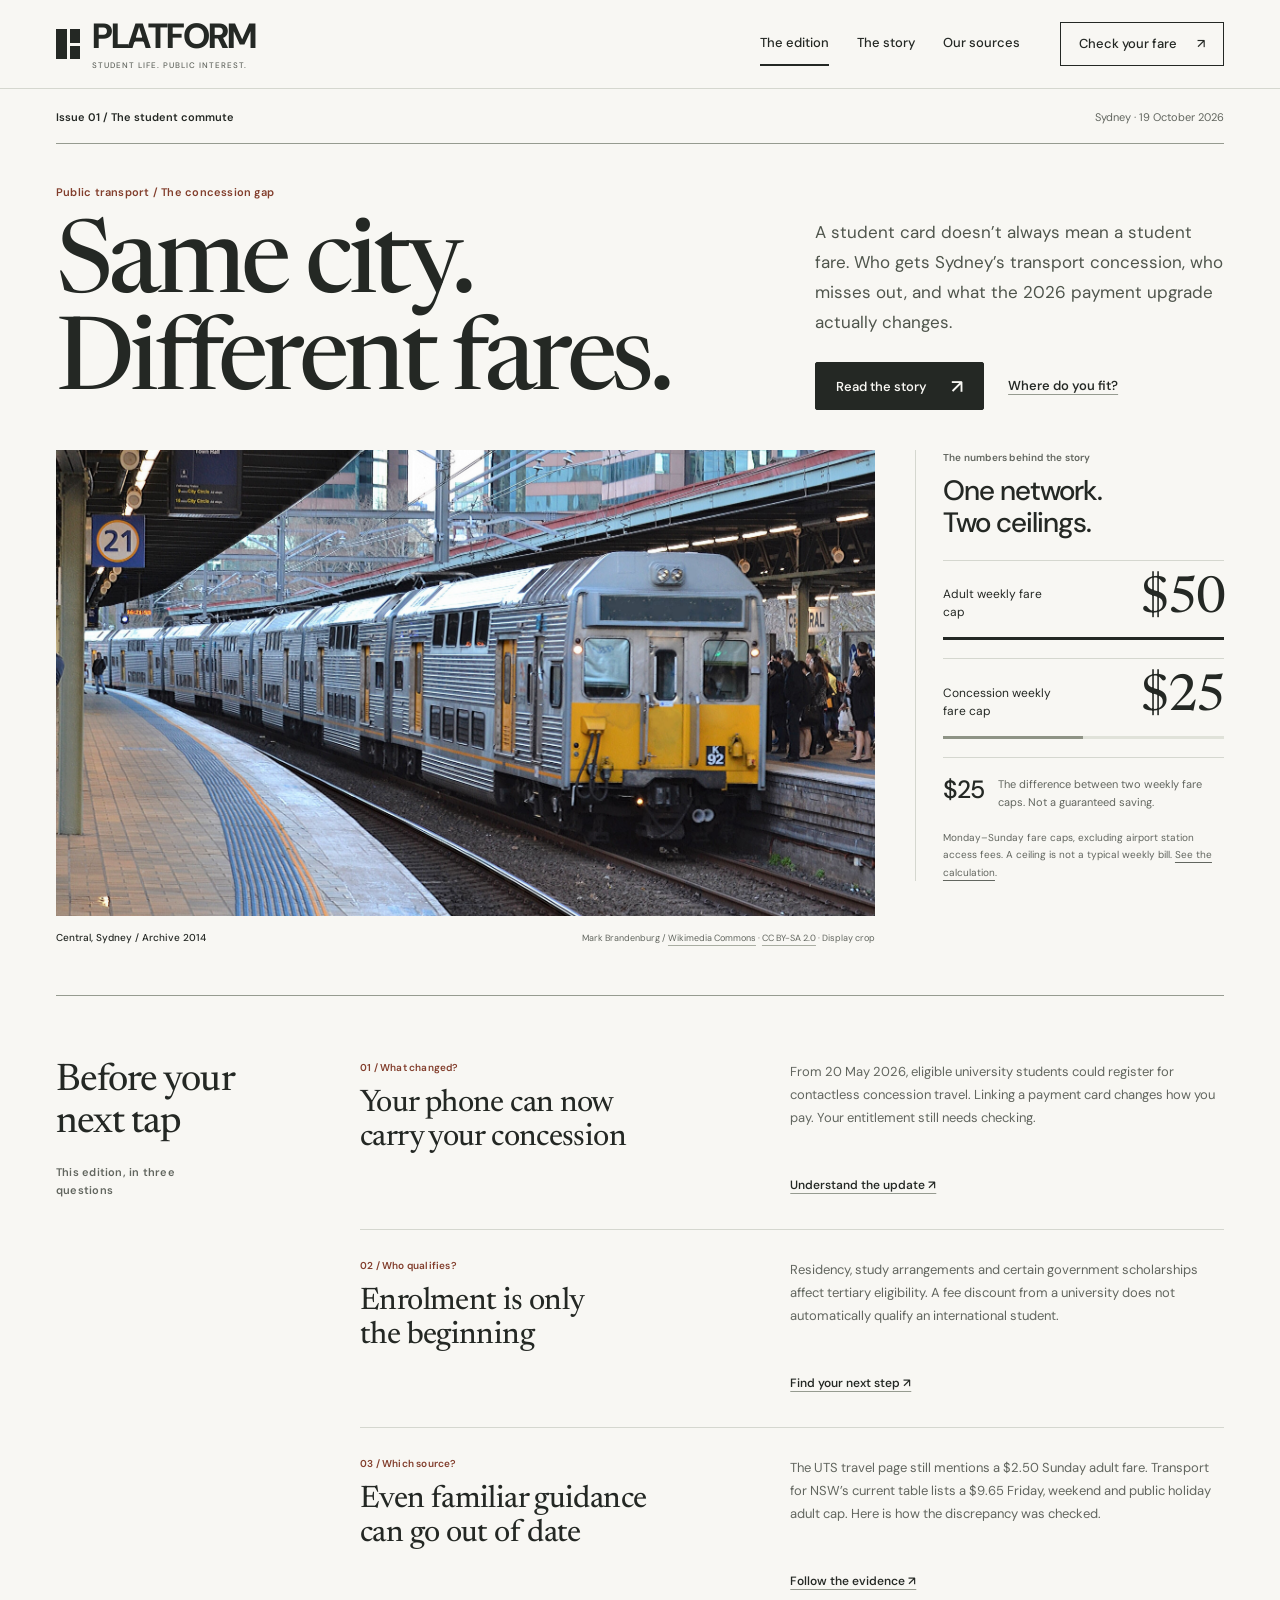
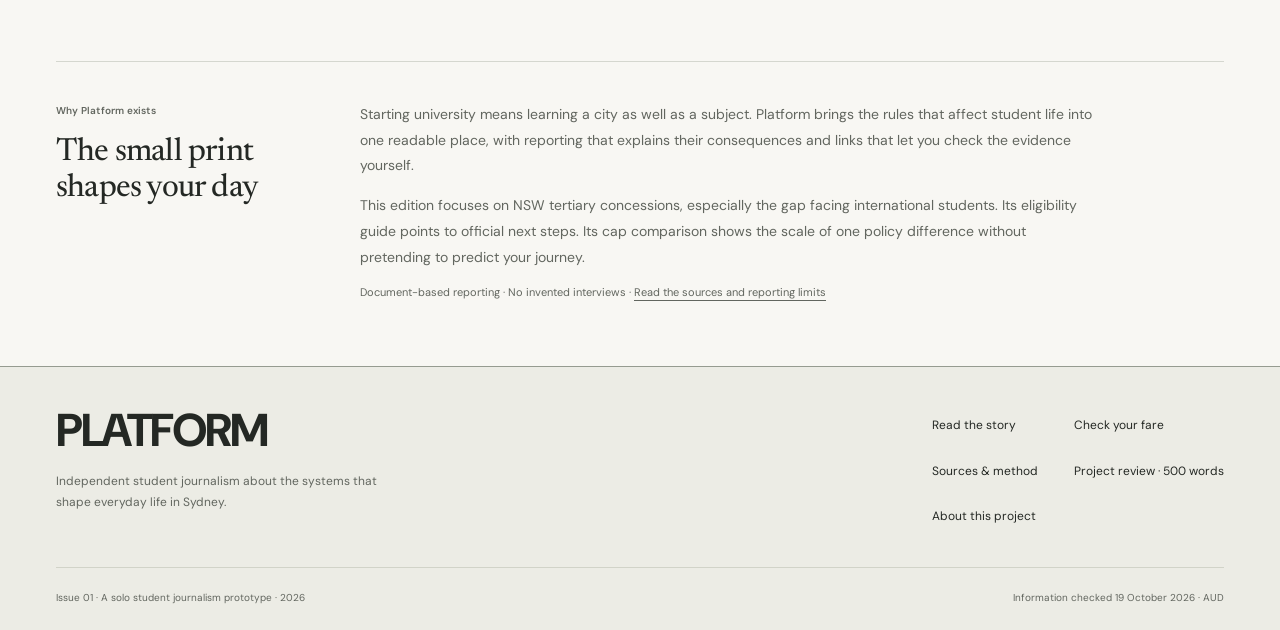
<file: index.html>
<!doctype html>
<html lang="en"><head><meta charset="utf-8"><meta name="viewport" content="width=device-width,initial-scale=1"><meta name="theme-color" content="#f8f7f3"><title>Same city. Different fares. | Platform</title><meta name="description" content="Independent student journalism on NSW transport concessions, the 2026 payment upgrade and the gap between adult and student fare caps."><meta property="og:title" content="Same city. Different fares. | Platform"><meta property="og:description" content="Independent student journalism on NSW transport concessions, the 2026 payment upgrade and the gap between adult and student fare caps."><meta property="og:type" content="website"><link rel="icon" href="assets/favicon.svg" type="image/svg+xml"><link rel="stylesheet" href="assets/site.css"></head><body class="page-home"><a class="skip" href="#main">Skip to content</a>
<header class="site-header"><div class="wrap header-inner">
<a class="brand" href="index.html" aria-label="Platform home"><span class="brand-mark" aria-hidden="true"><i></i><i></i><i></i></span><span><span class="brand-word">PLATFORM</span><span class="brand-tag">STUDENT LIFE. PUBLIC INTEREST.</span></span></a>
<button class="menu-toggle" aria-expanded="false" aria-controls="primary-nav">Menu <span aria-hidden="true">＋</span></button>
<nav class="nav" id="primary-nav" aria-label="Main navigation"><a href="index.html" aria-current="page">The edition</a><a href="story.html">The story</a><a href="story.html#sources">Our sources</a><a class="nav-tool" href="check.html">Check your fare <span aria-hidden="true">↗</span></a></nav>
</div></header><main id="main"><div class="wrap"><div class="issue-line"><span>Issue 01 / The student commute</span><span>Sydney · 19 October 2026</span></div>
<section class="hero" aria-labelledby="home-title"><div class="hero-intro"><div class="hero-copy"><p class="eyebrow accent">Public transport / The concession gap</p><h1 id="home-title">Same city.<br><span>Different fares.</span></h1></div><div class="hero-summary"><p class="hero-deck">A student card doesn’t always mean a student fare. Who gets Sydney’s transport concession, who misses out, and what the 2026 payment upgrade actually changes.</p><div class="hero-actions"><a class="button" href="story.html">Read the story <span class="arrow" aria-hidden="true">↗</span></a><a class="text-link" href="check.html">Where do you fit?</a></div></div></div>
<div class="hero-spread"><figure class="hero-media"><img class="hero-photo" src="assets/central-station.jpg" alt="A silver and yellow K-set train at Sydney Central station, with passengers waiting on the opposite platform" width="3464" height="2074" fetchpriority="high"><figcaption class="photo-credit"><span class="photo-label">Central, Sydney / Archive 2014</span><span>Mark Brandenburg / <a href="https://commons.wikimedia.org/wiki/File:K92_at_Central_Station_(2).jpg">Wikimedia Commons</a> · <a href="https://creativecommons.org/licenses/by-sa/2.0/">CC BY-SA 2.0</a> · Display crop</span></figcaption></figure>
<section class="cap-strip" aria-label="The weekly caps at a glance"><div class="cap-heading"><p class="eyebrow">The numbers behind the story</p><h2>One network. <br>Two ceilings.</h2></div><div class="cap-figure"><span>Adult weekly fare cap</span><strong>$50</strong><div class="cap-track" aria-hidden="true"><i></i></div></div><div class="cap-figure"><span>Concession weekly fare cap</span><strong>$25</strong><div class="cap-track concession" aria-hidden="true"><i></i></div></div><div class="hero-photo-note"><strong>$25</strong><span>The difference between two weekly fare caps. Not a guaranteed saving.</span></div><p class="small">Monday–Sunday fare caps, excluding airport station access fees. A ceiling is not a typical weekly bill. <a href="story.html#cap-gap">See the calculation</a>.</p></section></div></section>
<section class="section" aria-labelledby="brief-title"><div class="section-head"><h2 id="brief-title">Before your next tap</h2><span class="eyebrow accent">This edition, in three questions</span></div><div class="briefs">
<article class="brief"><p class="eyebrow accent">01 / What changed?</p><h3>Your phone can now carry your concession</h3><p>From 20 May 2026, eligible university students could register for contactless concession travel. Linking a payment card changes how you pay. Your entitlement still needs checking.</p><a class="text-link" href="story.html#payment">Understand the update ↗</a></article>
<article class="brief"><p class="eyebrow accent">02 / Who qualifies?</p><h3>Enrolment is only the beginning</h3><p>Residency, study arrangements and certain government scholarships affect tertiary eligibility. A fee discount from a university does not automatically qualify an international student.</p><a class="text-link" href="check.html#eligibility">Find your next step ↗</a></article>
<article class="brief"><p class="eyebrow accent">03 / Which source?</p><h3>Even familiar guidance can go out of date</h3><p>The UTS travel page still mentions a $2.50 Sunday adult fare. Transport for NSW’s current table lists a $9.65 Friday, weekend and public holiday adult cap. Here is how the discrepancy was checked.</p><a class="text-link" href="story.html#source-check">Follow the evidence ↗</a></article>
</div></section>
<section class="editor-note" aria-labelledby="editor-note-title"><div><p class="eyebrow accent">Why Platform exists</p><h2 id="editor-note-title">The small print shapes your day</h2></div><div><p>Starting university means learning a city as well as a subject. Platform brings the rules that affect student life into one readable place, with reporting that explains their consequences and links that let you check the evidence yourself.</p><p>This edition focuses on NSW tertiary concessions, especially the gap facing international students. Its eligibility guide points to official next steps. Its cap comparison shows the scale of one policy difference without pretending to predict your journey.</p><p class="small">Document-based reporting · No invented interviews · <a href="story.html#sources">Read the sources and reporting limits</a></p></div></section></div></main><footer class="site-footer"><div class="wrap"><div class="footer-main"><div class="footer-brand"><a class="brand" href="index.html"><span class="brand-word">PLATFORM</span></a><p>Independent student journalism about the systems that shape everyday life in Sydney.</p></div><nav class="footer-links" aria-label="Footer navigation"><a href="story.html">Read the story</a><a href="check.html">Check your fare</a><a href="story.html#sources">Sources &amp; method</a><a href="Part_2_Review.docx" download>Project review · 500 words</a><button class="link-button" data-open-about>About this project</button></nav></div><div class="footer-bottom"><span>Issue 01 · A solo student journalism prototype · 2026</span><span>Information checked 19 October 2026 · AUD</span></div></div></footer>
<dialog class="dialog" id="about-dialog" aria-labelledby="about-title"><button class="close" data-close-about aria-label="Close about this project">Close ×</button><p class="eyebrow accent">About Platform</p><h2 id="about-title">A clearer route through student life</h2><p>Platform is a solo journalism product prototype for tertiary students in Sydney, with a particular focus on international students navigating unfamiliar public systems.</p><p>This first edition combines an original document-based explainer with a tool that helps readers locate the right official guidance. Platform has no affiliation with UTS, the UTS Students’ Association or Transport for NSW. There is no advertising or sponsored content.</p><p>Reporting uses public documents and attributed, previously published material. No interviews or reader research are claimed. The photograph is an identified archive image. The tool processes answers in your browser and does not send or store them.</p><p class="small">For a possible correction, copy the relevant claim and source from the <a href="story.html#sources">source register</a> and send it with this prototype to the student author. This prototype has no staffed inbox.</p></dialog>
<div class="toast" id="toast" role="status" aria-live="polite" hidden></div>
<script src="assets/core.js"></script><script src="assets/app.js"></script></body></html>
</file>
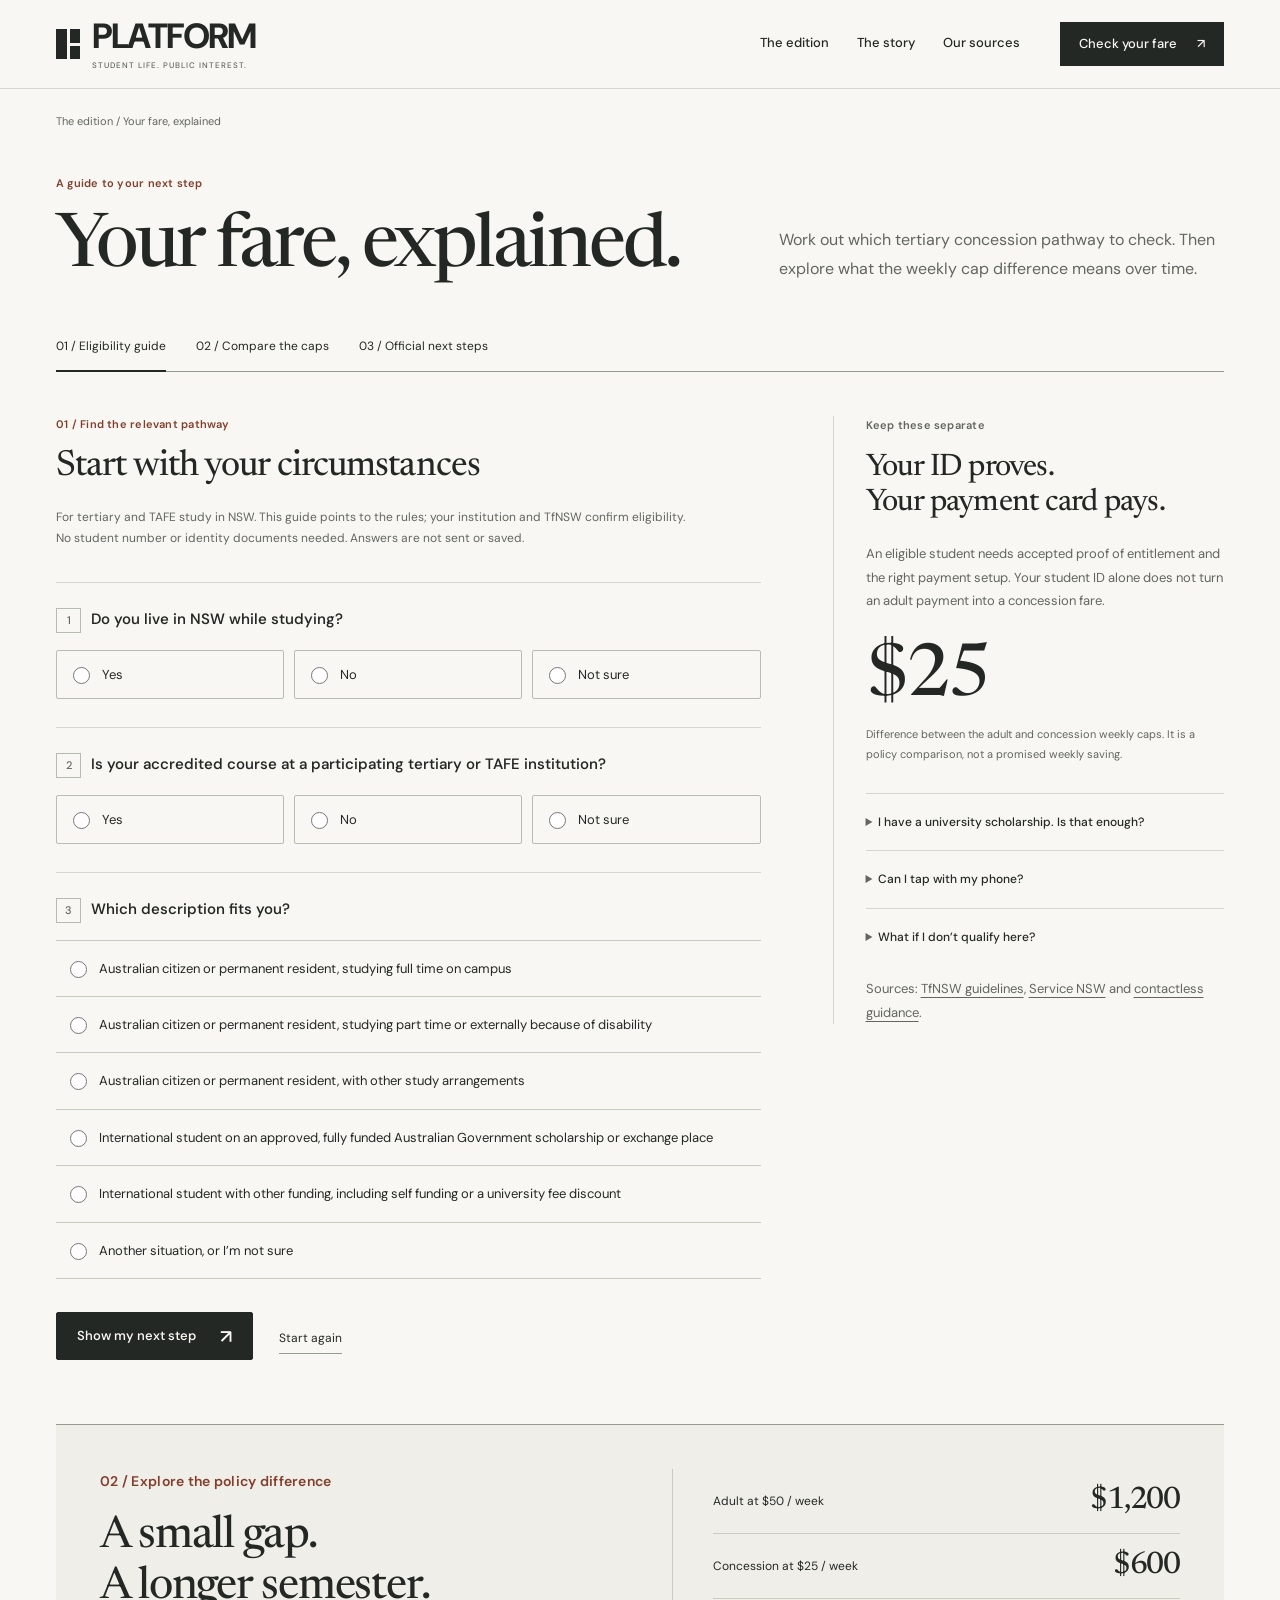
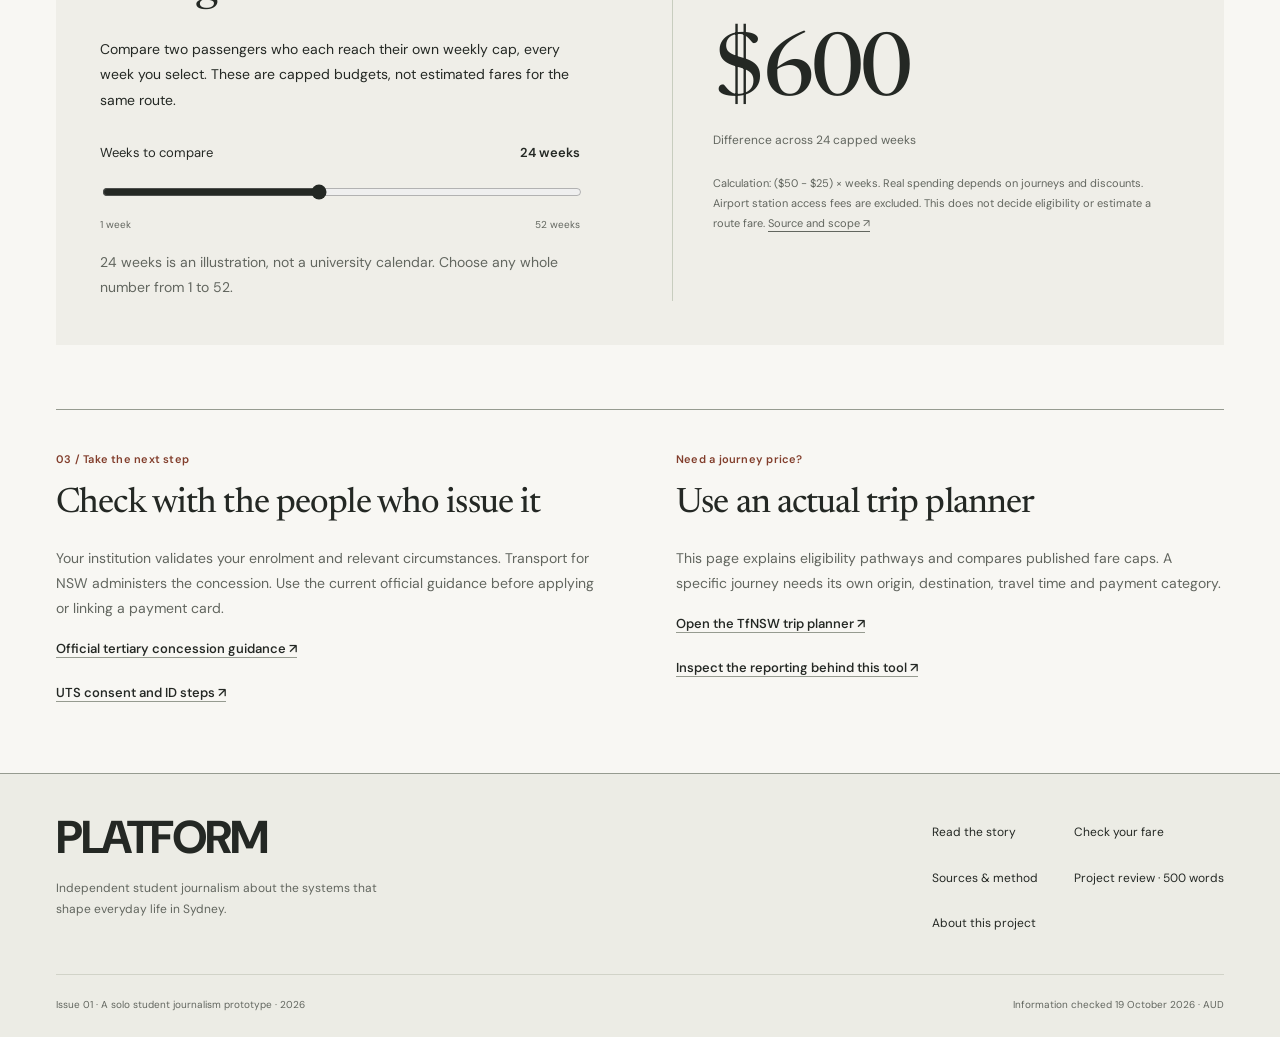
<file: check.html>
<!doctype html>
<html lang="en"><head><meta charset="utf-8"><meta name="viewport" content="width=device-width,initial-scale=1"><meta name="theme-color" content="#f8f7f3"><title>Your fare, explained | Platform</title><meta name="description" content="Find the NSW tertiary concession pathway to check and compare adult and concession weekly cap budgets over time."><meta property="og:title" content="Your fare, explained | Platform"><meta property="og:description" content="Find the NSW tertiary concession pathway to check and compare adult and concession weekly cap budgets over time."><meta property="og:type" content="website"><link rel="icon" href="assets/favicon.svg" type="image/svg+xml"><link rel="stylesheet" href="assets/site.css"></head><body class="page-check"><a class="skip" href="#main">Skip to content</a>
<header class="site-header"><div class="wrap header-inner">
<a class="brand" href="index.html" aria-label="Platform home"><span class="brand-mark" aria-hidden="true"><i></i><i></i><i></i></span><span><span class="brand-word">PLATFORM</span><span class="brand-tag">STUDENT LIFE. PUBLIC INTEREST.</span></span></a>
<button class="menu-toggle" aria-expanded="false" aria-controls="primary-nav">Menu <span aria-hidden="true">＋</span></button>
<nav class="nav" id="primary-nav" aria-label="Main navigation"><a href="index.html">The edition</a><a href="story.html">The story</a><a href="story.html#sources">Our sources</a><a class="nav-tool" href="check.html" aria-current="page">Check your fare <span aria-hidden="true">↗</span></a></nav>
</div></header><main id="main"><div class="wrap"><p class="breadcrumb"><a href="index.html">The edition</a> / Your fare, explained</p><header class="tool-head"><p class="eyebrow accent">A guide to your next step</p><h1>Your fare, explained.</h1><p class="lede">Work out which tertiary concession pathway to check. Then explore what the weekly cap difference means over time.</p><nav class="tool-tabs" aria-label="Tools on this page"><a href="#eligibility">01 / Eligibility guide</a><a href="#cap-comparison">02 / Compare the caps</a><a href="#next-steps">03 / Official next steps</a></nav></header>
<div class="checker-grid"><section class="checker-panel" id="eligibility" aria-labelledby="checker-title"><p class="eyebrow accent">01 / Find the relevant pathway</p><h2 id="checker-title">Start with your circumstances</h2><p class="small">For tertiary and TAFE study in NSW. This guide points to the rules; your institution and TfNSW confirm eligibility. No student number or identity documents needed. Answers are not sent or saved.</p><noscript><p>This interactive guide needs JavaScript. You can still <a href="https://transportnsw.info/tickets-fares/eligibility-concessions/tertiary-tafe-students">check eligibility directly with Transport for NSW</a>.</p></noscript>
<form id="eligibility-form"><fieldset class="form-step"><legend><span class="step-no">1</span>Do you live in NSW while studying?</legend><div class="option-grid"><label class="choice"><input type="radio" name="residence" value="yes" required>Yes</label><label class="choice"><input type="radio" name="residence" value="no">No</label><label class="choice"><input type="radio" name="residence" value="unsure">Not sure</label></div></fieldset>
<fieldset class="form-step"><legend><span class="step-no">2</span>Is your accredited course at a participating tertiary or TAFE institution?</legend><div class="option-grid"><label class="choice"><input type="radio" name="course" value="yes" required>Yes</label><label class="choice"><input type="radio" name="course" value="no">No</label><label class="choice"><input type="radio" name="course" value="unsure">Not sure</label></div></fieldset>
<fieldset class="form-step"><legend><span class="step-no">3</span>Which description fits you?</legend><div class="profile-grid"><label class="choice"><input type="radio" name="profile" value="domestic-full" required><span>Australian citizen or permanent resident, studying full time on campus</span></label><label class="choice"><input type="radio" name="profile" value="disability"><span>Australian citizen or permanent resident, studying part time or externally because of disability</span></label><label class="choice"><input type="radio" name="profile" value="domestic-other"><span>Australian citizen or permanent resident, with other study arrangements</span></label><label class="choice"><input type="radio" name="profile" value="scholarship"><span>International student on an approved, fully funded Australian Government scholarship or exchange place</span></label><label class="choice"><input type="radio" name="profile" value="international-other"><span>International student with other funding, including self funding or a university fee discount</span></label><label class="choice"><input type="radio" name="profile" value="unsure"><span>Another situation, or I’m not sure</span></label></div></fieldset>
<div class="form-actions"><button class="button" type="submit">Show my next step <span class="arrow" aria-hidden="true">↗</span></button><button class="reset" type="reset">Start again</button></div></form><section class="result" id="eligibility-result" aria-labelledby="result-title" tabindex="-1" aria-live="polite" hidden><p class="eyebrow accent">Your next step</p><h3 id="result-title"></h3><p id="result-summary"></p><ol id="result-steps"></ol><p class="small">Based on the published tertiary pathway, checked 19 October 2026. Other concessions and special circumstances may apply. Confirm before travelling.</p><a class="text-link" href="https://transportnsw.info/tickets-fares/eligibility-concessions/tertiary-tafe-students">Confirm with Transport for NSW ↗</a><p style="margin-top:18px"><button class="reset copy-result" type="button" id="copy-result">Copy this checklist</button></p><textarea id="copy-fallback" class="copy-fallback" aria-label="Select and copy your checklist" readonly hidden></textarea></section>
<p class="small print-note">Platform · Information checked 19 October 2026 · See story.html#sources for the source register.</p></section>
<aside class="side-note"><p class="eyebrow">Keep these separate</p><h2>Your ID proves.<br>Your payment card pays.</h2><p>An eligible student needs accepted proof of entitlement and the right payment setup. Your student ID alone does not turn an adult payment into a concession fare.</p><p class="side-number">$25</p><p>Difference between the adult and concession weekly caps. It is a policy comparison, not a promised weekly saving.</p><details><summary>I have a university scholarship. Is that enough?</summary><p>A partial fee discount or a university scholarship does not automatically meet the approved Australian Government funding requirements. Ask your institution to check your award against section 9 of the <a href="https://transportnsw.info/document/581/Guidelines-for-Issuing-NSW-Tertiary-Student-Concessions.pdf">May 2026 guidelines</a>.</p></details><details><summary>Can I tap with my phone?</summary><p>Eligible concession passengers can register and link an eligible payment card through Transport Connect. Use the same card or device at both ends of the trip and carry accepted proof. <a href="https://transportnsw.info/tickets-fares/contactless-payments/contactless-concessions">Check the official linking steps</a>.</p></details><details><summary>What if I don’t qualify here?</summary><p>This guide covers the tertiary concession pathway only. Your circumstances may fit another category. <a href="https://transportnsw.info/tickets-fares/eligibility-concessions">See all concession categories</a> or ask your institution for help.</p></details><p class="small" style="margin-top:12px">Sources: <a href="story.html#source-2">TfNSW guidelines</a>, <a href="story.html#source-10">Service NSW</a> and <a href="story.html#source-11">contactless guidance</a>.</p></aside></div>
<section class="cap-lab" id="cap-comparison" aria-labelledby="cap-title"><div><p class="eyebrow accent">02 / Explore the policy difference</p><h2 id="cap-title">A small gap.<br>A longer semester.</h2><p>Compare two passengers who each reach their own weekly cap, every week you select. These are capped budgets, not estimated fares for the same route.</p><label class="range-row" for="weeks">Weeks to compare <output id="weeks-output" for="weeks">24 weeks</output></label><input id="weeks" type="range" min="1" max="52" value="24" step="1"><div class="range-labels"><span>1 week</span><span>52 weeks</span></div><noscript><p>For 24 weeks: $1,200 adult, $600 concession, $600 difference.</p></noscript><p class="small" style="margin-top:17px">24 weeks is an illustration, not a university calendar. Choose any whole number from 1 to 52.</p></div><div class="lab-results" aria-live="polite" aria-atomic="true"><div class="lab-total"><span>Adult at $50 / week</span><strong id="adult-total">$1,200</strong></div><div class="lab-total"><span>Concession at $25 / week</span><strong id="concession-total">$600</strong></div><div class="lab-difference"><strong id="gap-total">$600</strong><span id="gap-caption">Difference across 24 capped weeks</span></div><p class="small">Calculation: ($50 − $25) × weeks. Real spending depends on journeys and discounts. Airport station access fees are excluded. This does not decide eligibility or estimate a route fare. <a href="story.html#source-3">Source and scope ↗</a></p></div></section>
<section class="action-strip" id="next-steps" aria-label="Official next steps"><div><p class="eyebrow accent">03 / Take the next step</p><h2>Check with the people who issue it</h2><p>Your institution validates your enrolment and relevant circumstances. Transport for NSW administers the concession. Use the current official guidance before applying or linking a payment card.</p><a class="text-link" href="https://transportnsw.info/tickets-fares/eligibility-concessions/tertiary-tafe-students">Official tertiary concession guidance ↗</a><br><a class="text-link" href="https://www.uts.edu.au/for-students/current-students/managing-your-course/your-student-info/student-id-cards/travel-concessions">UTS consent and ID steps ↗</a></div><div><p class="eyebrow accent">Need a journey price?</p><h2>Use an actual trip planner</h2><p>This page explains eligibility pathways and compares published fare caps. A specific journey needs its own origin, destination, travel time and payment category.</p><a class="text-link" href="https://transportnsw.info/trip">Open the TfNSW trip planner ↗</a><br><a class="text-link" href="story.html#sources">Inspect the reporting behind this tool ↗</a></div></section></div></main><footer class="site-footer"><div class="wrap"><div class="footer-main"><div class="footer-brand"><a class="brand" href="index.html"><span class="brand-word">PLATFORM</span></a><p>Independent student journalism about the systems that shape everyday life in Sydney.</p></div><nav class="footer-links" aria-label="Footer navigation"><a href="story.html">Read the story</a><a href="check.html">Check your fare</a><a href="story.html#sources">Sources &amp; method</a><a href="Part_2_Review.docx" download>Project review · 500 words</a><button class="link-button" data-open-about>About this project</button></nav></div><div class="footer-bottom"><span>Issue 01 · A solo student journalism prototype · 2026</span><span>Information checked 19 October 2026 · AUD</span></div></div></footer>
<dialog class="dialog" id="about-dialog" aria-labelledby="about-title"><button class="close" data-close-about aria-label="Close about this project">Close ×</button><p class="eyebrow accent">About Platform</p><h2 id="about-title">A clearer route through student life</h2><p>Platform is a solo journalism product prototype for tertiary students in Sydney, with a particular focus on international students navigating unfamiliar public systems.</p><p>This first edition combines an original document-based explainer with a tool that helps readers locate the right official guidance. Platform has no affiliation with UTS, the UTS Students’ Association or Transport for NSW. There is no advertising or sponsored content.</p><p>Reporting uses public documents and attributed, previously published material. No interviews or reader research are claimed. The photograph is an identified archive image. The tool processes answers in your browser and does not send or store them.</p><p class="small">For a possible correction, copy the relevant claim and source from the <a href="story.html#sources">source register</a> and send it with this prototype to the student author. This prototype has no staffed inbox.</p></dialog>
<div class="toast" id="toast" role="status" aria-live="polite" hidden></div>
<script src="assets/core.js"></script><script src="assets/app.js"></script></body></html>
</file>
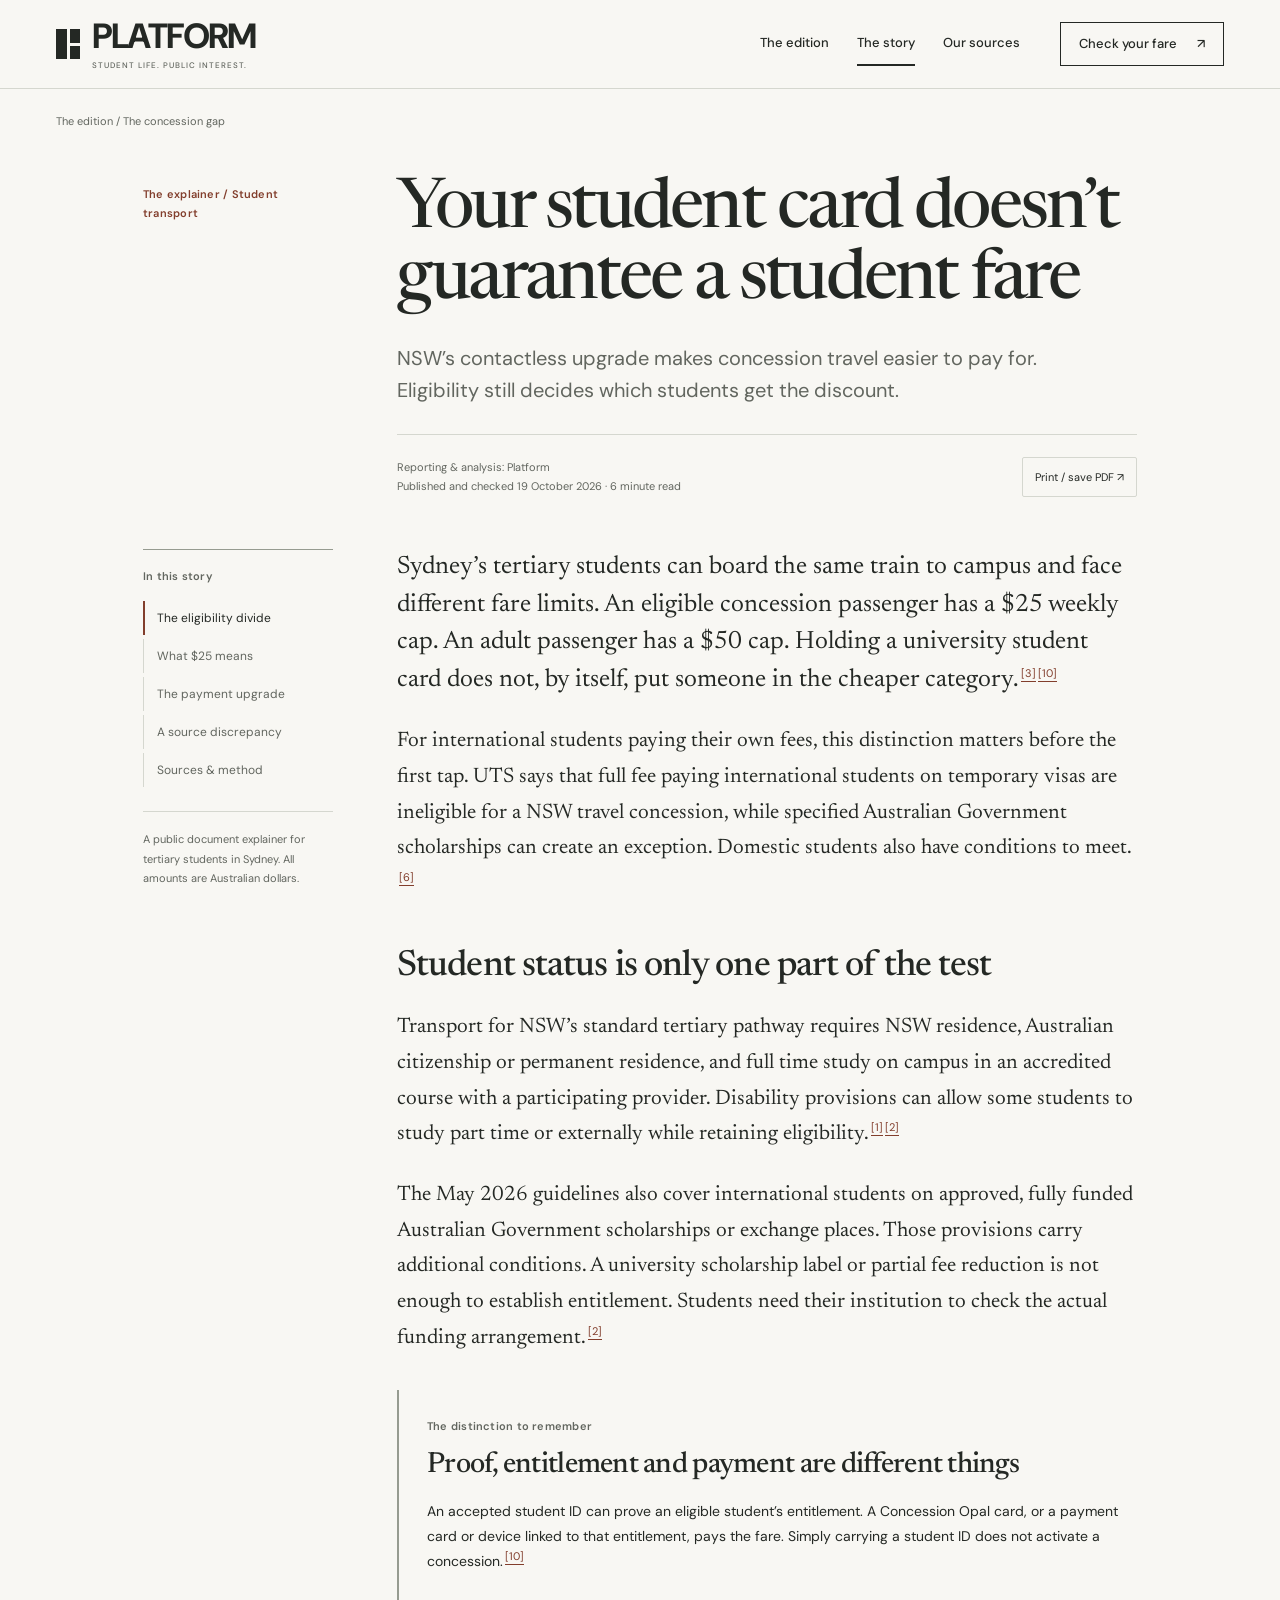
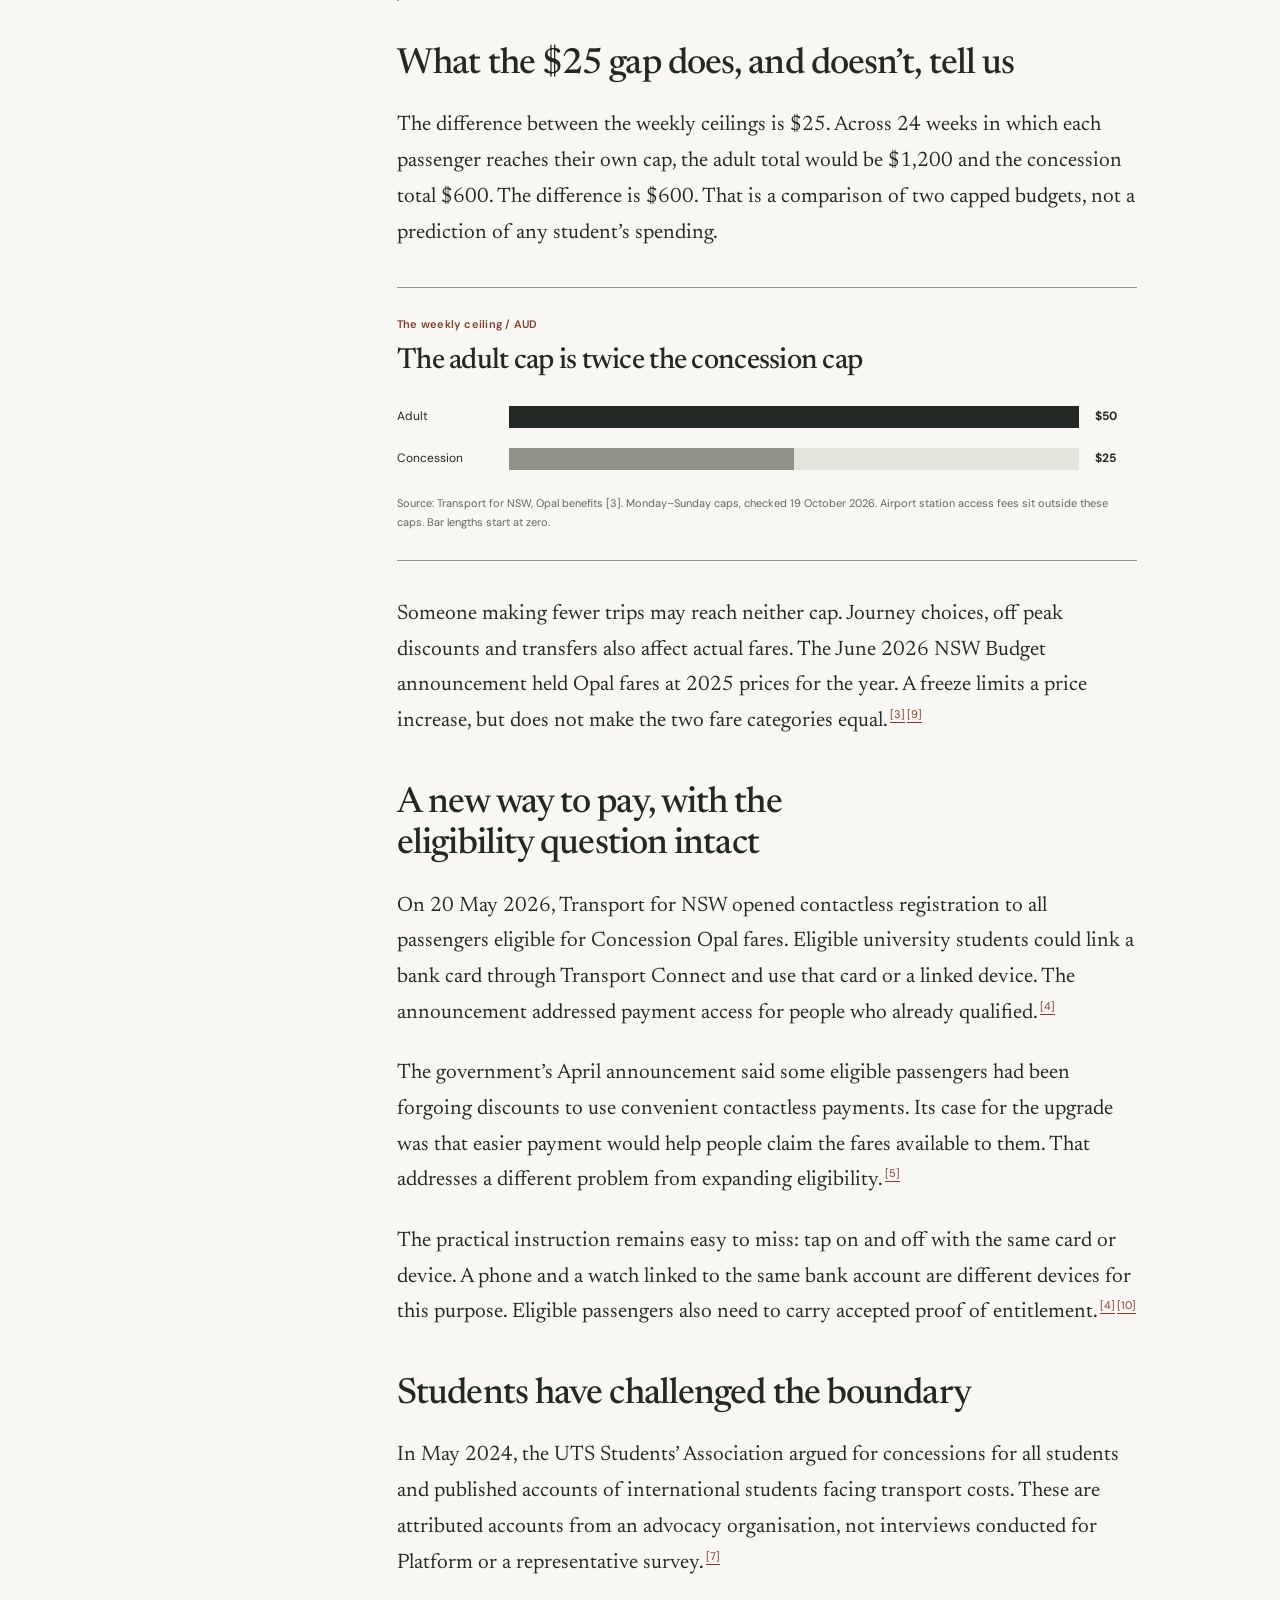
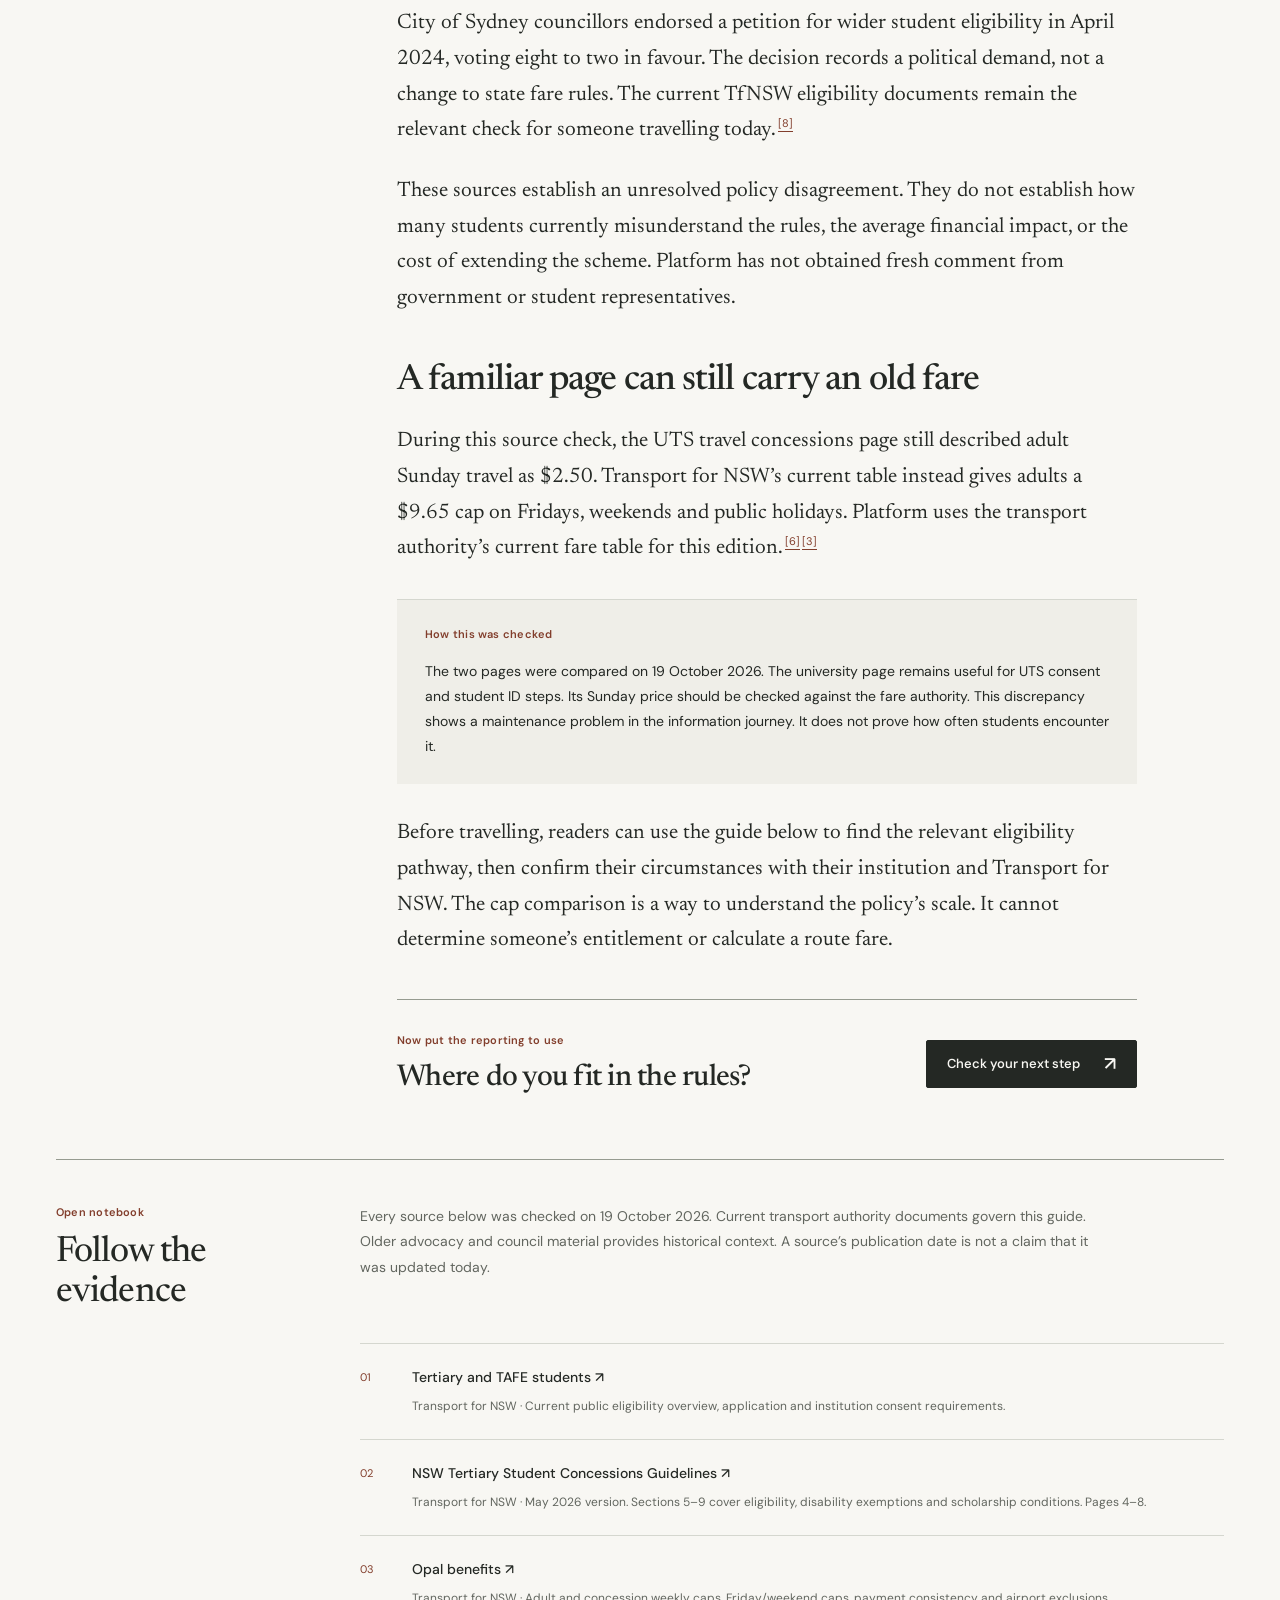
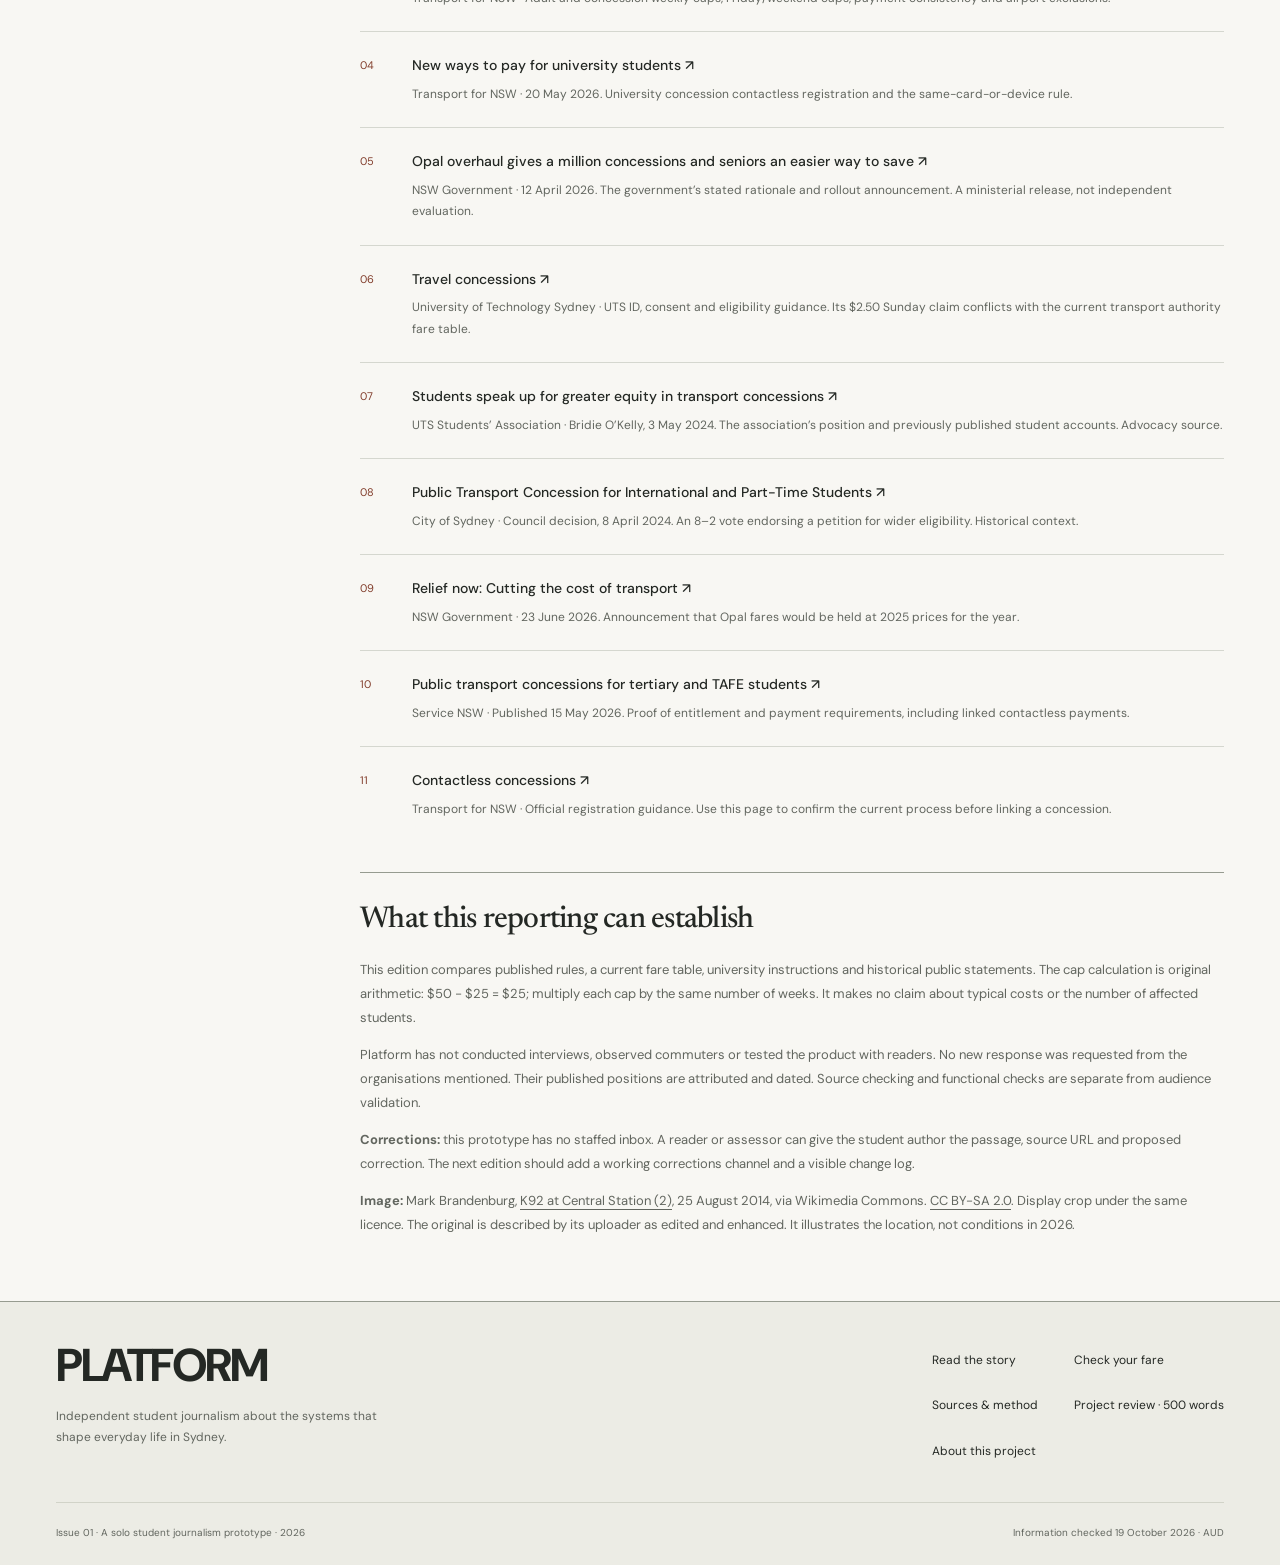
<file: story.html>
<!doctype html>
<html lang="en"><head><meta charset="utf-8"><meta name="viewport" content="width=device-width,initial-scale=1"><meta name="theme-color" content="#f8f7f3"><title>Your student card doesn’t guarantee a student fare | Platform</title><meta name="description" content="An evidence-led explainer on tertiary concession eligibility, a $25 cap difference and an outdated fare claim in UTS guidance."><meta property="og:title" content="Your student card doesn’t guarantee a student fare | Platform"><meta property="og:description" content="An evidence-led explainer on tertiary concession eligibility, a $25 cap difference and an outdated fare claim in UTS guidance."><meta property="og:type" content="article"><link rel="icon" href="assets/favicon.svg" type="image/svg+xml"><link rel="stylesheet" href="assets/site.css"></head><body class="page-story"><a class="skip" href="#main">Skip to content</a>
<header class="site-header"><div class="wrap header-inner">
<a class="brand" href="index.html" aria-label="Platform home"><span class="brand-mark" aria-hidden="true"><i></i><i></i><i></i></span><span><span class="brand-word">PLATFORM</span><span class="brand-tag">STUDENT LIFE. PUBLIC INTEREST.</span></span></a>
<button class="menu-toggle" aria-expanded="false" aria-controls="primary-nav">Menu <span aria-hidden="true">＋</span></button>
<nav class="nav" id="primary-nav" aria-label="Main navigation"><a href="index.html">The edition</a><a href="story.html" aria-current="page">The story</a><a href="story.html#sources">Our sources</a><a class="nav-tool" href="check.html">Check your fare <span aria-hidden="true">↗</span></a></nav>
</div></header><main id="main"><div class="wrap"><p class="breadcrumb"><a href="index.html">The edition</a> / The concession gap</p><header class="story-header"><p class="eyebrow accent">The explainer / Student transport</p><h1>Your student card doesn’t guarantee a student fare</h1><p class="lede">NSW’s contactless upgrade makes concession travel easier to pay for. Eligibility still decides which students get the discount.</p><div class="story-meta"><p>Reporting &amp; analysis: Platform<br>Published and checked 19 October 2026 · 6 minute read</p><button data-print>Print / save PDF <span aria-hidden="true">↗</span></button></div></header>
<div class="story-layout"><aside class="story-aside"><div class="aside-sticky"><p class="eyebrow accent">In this story</p><nav aria-label="Article contents"><a href="#eligibility">The eligibility divide</a><a href="#cap-gap">What $25 means</a><a href="#payment">The payment upgrade</a><a href="#source-check">A source discrepancy</a><a href="#sources">Sources &amp; method</a></nav><p class="small">A public document explainer for tertiary students in Sydney. All amounts are Australian dollars.</p></div></aside>
<article class="article-body" aria-label="The concession gap explainer">
<p class="opening">Sydney’s tertiary students can board the same train to campus and face different fare limits. An eligible concession passenger has a $25 weekly cap. An adult passenger has a $50 cap. Holding a university student card does not, by itself, put someone in the cheaper category.<a class="source-ref" href="#source-3" aria-label="Source 3">[3]</a><a class="source-ref" href="#source-10" aria-label="Source 10">[10]</a></p>
<p>For international students paying their own fees, this distinction matters before the first tap. UTS says that full fee paying international students on temporary visas are ineligible for a NSW travel concession, while specified Australian Government scholarships can create an exception. Domestic students also have conditions to meet.<a class="source-ref" href="#source-6" aria-label="Source 6">[6]</a></p>
<h2 id="eligibility">Student status is only one part of the test</h2>
<p>Transport for NSW’s standard tertiary pathway requires NSW residence, Australian citizenship or permanent residence, and full time study on campus in an accredited course with a participating provider. Disability provisions can allow some students to study part time or externally while retaining eligibility.<a class="source-ref" href="#source-1" aria-label="Source 1">[1]</a><a class="source-ref" href="#source-2" aria-label="Source 2">[2]</a></p>
<p>The May 2026 guidelines also cover international students on approved, fully funded Australian Government scholarships or exchange places. Those provisions carry additional conditions. A university scholarship label or partial fee reduction is not enough to establish entitlement. Students need their institution to check the actual funding arrangement.<a class="source-ref" href="#source-2" aria-label="Source 2">[2]</a></p>
<div class="article-callout"><p class="eyebrow">The distinction to remember</p><h3>Proof, entitlement and payment are different things</h3><p>An accepted student ID can prove an eligible student’s entitlement. A Concession Opal card, or a payment card or device linked to that entitlement, pays the fare. Simply carrying a student ID does not activate a concession.<a class="source-ref" href="#source-10" aria-label="Source 10">[10]</a></p></div>
<h2 id="cap-gap">What the $25 gap does, and doesn’t, tell us</h2>
<p>The difference between the weekly ceilings is $25. Across 24 weeks in which each passenger reaches their own cap, the adult total would be $1,200 and the concession total $600. The difference is $600. That is a comparison of two capped budgets, not a prediction of any student’s spending.</p>
<figure class="evidence-box" aria-labelledby="chart-title"><p class="eyebrow accent">The weekly ceiling / AUD</p><h3 id="chart-title">The adult cap is twice the concession cap</h3><div class="bar-row"><span>Adult</span><div class="bar-track"><div class="bar" style="width:100%"></div></div><strong>$50</strong></div><div class="bar-row"><span>Concession</span><div class="bar-track"><div class="bar concession"></div></div><strong>$25</strong></div><figcaption class="small">Source: Transport for NSW, Opal benefits [3]. Monday–Sunday caps, checked 19 October 2026. Airport station access fees sit outside these caps. Bar lengths start at zero.</figcaption></figure>
<p>Someone making fewer trips may reach neither cap. Journey choices, off peak discounts and transfers also affect actual fares. The June 2026 NSW Budget announcement held Opal fares at 2025 prices for the year. A freeze limits a price increase, but does not make the two fare categories equal.<a class="source-ref" href="#source-3" aria-label="Source 3">[3]</a><a class="source-ref" href="#source-9" aria-label="Source 9">[9]</a></p>
<h2 id="payment">A new way to pay, with the eligibility question intact</h2>
<p>On 20 May 2026, Transport for NSW opened contactless registration to all passengers eligible for Concession Opal fares. Eligible university students could link a bank card through Transport Connect and use that card or a linked device. The announcement addressed payment access for people who already qualified.<a class="source-ref" href="#source-4" aria-label="Source 4">[4]</a></p>
<p>The government’s April announcement said some eligible passengers had been forgoing discounts to use convenient contactless payments. Its case for the upgrade was that easier payment would help people claim the fares available to them. That addresses a different problem from expanding eligibility.<a class="source-ref" href="#source-5" aria-label="Source 5">[5]</a></p>
<p>The practical instruction remains easy to miss: tap on and off with the same card or device. A phone and a watch linked to the same bank account are different devices for this purpose. Eligible passengers also need to carry accepted proof of entitlement.<a class="source-ref" href="#source-4" aria-label="Source 4">[4]</a><a class="source-ref" href="#source-10" aria-label="Source 10">[10]</a></p>
<h2>Students have challenged the boundary</h2>
<p>In May 2024, the UTS Students’ Association argued for concessions for all students and published accounts of international students facing transport costs. These are attributed accounts from an advocacy organisation, not interviews conducted for Platform or a representative survey.<a class="source-ref" href="#source-7" aria-label="Source 7">[7]</a></p>
<p>City of Sydney councillors endorsed a petition for wider student eligibility in April 2024, voting eight to two in favour. The decision records a political demand, not a change to state fare rules. The current TfNSW eligibility documents remain the relevant check for someone travelling today.<a class="source-ref" href="#source-8" aria-label="Source 8">[8]</a></p>
<p>These sources establish an unresolved policy disagreement. They do not establish how many students currently misunderstand the rules, the average financial impact, or the cost of extending the scheme. Platform has not obtained fresh comment from government or student representatives.</p>
<h2 id="source-check">A familiar page can still carry an old fare</h2>
<p>During this source check, the UTS travel concessions page still described adult Sunday travel as $2.50. Transport for NSW’s current table instead gives adults a $9.65 cap on Fridays, weekends and public holidays. Platform uses the transport authority’s current fare table for this edition.<a class="source-ref" href="#source-6" aria-label="Source 6">[6]</a><a class="source-ref" href="#source-3" aria-label="Source 3">[3]</a></p>
<div class="fact-check"><p class="eyebrow accent">How this was checked</p><p>The two pages were compared on 19 October 2026. The university page remains useful for UTS consent and student ID steps. Its Sunday price should be checked against the fare authority. This discrepancy shows a maintenance problem in the information journey. It does not prove how often students encounter it.</p></div>
<p>Before travelling, readers can use the guide below to find the relevant eligibility pathway, then confirm their circumstances with their institution and Transport for NSW. The cap comparison is a way to understand the policy’s scale. It cannot determine someone’s entitlement or calculate a route fare.</p>
<div class="next-read"><div><p class="eyebrow accent">Now put the reporting to use</p><h3>Where do you fit in the rules?</h3></div><a class="button" href="check.html">Check your next step <span class="arrow" aria-hidden="true">↗</span></a></div>
</article></div>
<section class="sources-section" id="sources" aria-labelledby="sources-title"><div class="sources-header"><div><p class="eyebrow accent">Open notebook</p><h2 id="sources-title">Follow the evidence</h2></div><p>Every source below was checked on 19 October 2026. Current transport authority documents govern this guide. Older advocacy and council material provides historical context. A source’s publication date is not a claim that it was updated today.</p></div><div class="sources-grid"><div class="source-item" id="source-1"><span>01</span><div><a href="https://transportnsw.info/tickets-fares/eligibility-concessions/tertiary-tafe-students">Tertiary and TAFE students ↗</a><p>Transport for NSW · Current public eligibility overview, application and institution consent requirements.</p></div></div><div class="source-item" id="source-2"><span>02</span><div><a href="https://transportnsw.info/document/581/Guidelines-for-Issuing-NSW-Tertiary-Student-Concessions.pdf">NSW Tertiary Student Concessions Guidelines ↗</a><p>Transport for NSW · May 2026 version. Sections 5–9 cover eligibility, disability exemptions and scholarship conditions. Pages 4–8.</p></div></div><div class="source-item" id="source-3"><span>03</span><div><a href="https://transportnsw.info/tickets-fares/fares/opal-benefits">Opal benefits ↗</a><p>Transport for NSW · Adult and concession weekly caps, Friday/weekend caps, payment consistency and airport exclusions.</p></div></div><div class="source-item" id="source-4"><span>04</span><div><a href="https://transportnsw.info/news/2026/new-ways-to-pay-for-university-students-eligible-centrelink-customers">New ways to pay for university students ↗</a><p>Transport for NSW · 20 May 2026. University concession contactless registration and the same-card-or-device rule.</p></div></div><div class="source-item" id="source-5"><span>05</span><div><a href="https://www.nsw.gov.au/ministerial-releases/opal-overhaul-gives-a-million-concessions-and-seniors-an-easier-way-to-save">Opal overhaul gives a million concessions and seniors an easier way to save ↗</a><p>NSW Government · 12 April 2026. The government’s stated rationale and rollout announcement. A ministerial release, not independent evaluation.</p></div></div><div class="source-item" id="source-6"><span>06</span><div><a href="https://www.uts.edu.au/for-students/current-students/managing-your-course/your-student-info/student-id-cards/travel-concessions">Travel concessions ↗</a><p>University of Technology Sydney · UTS ID, consent and eligibility guidance. Its $2.50 Sunday claim conflicts with the current transport authority fare table.</p></div></div><div class="source-item" id="source-7"><span>07</span><div><a href="https://utsstudentsassociation.org.au/news/opal-concessions-x2">Students speak up for greater equity in transport concessions ↗</a><p>UTS Students’ Association · Bridie O’Kelly, 3 May 2024. The association’s position and previously published student accounts. Advocacy source.</p></div></div><div class="source-item" id="source-8"><span>08</span><div><a href="https://meetings.cityofsydney.nsw.gov.au/ieDecisionDetails.aspx?ID=5010">Public Transport Concession for International and Part-Time Students ↗</a><p>City of Sydney · Council decision, 8 April 2024. An 8–2 vote endorsing a petition for wider eligibility. Historical context.</p></div></div><div class="source-item" id="source-9"><span>09</span><div><a href="https://www.nsw.gov.au/ministerial-releases/relief-now-cutting-cost-of-transport">Relief now: Cutting the cost of transport ↗</a><p>NSW Government · 23 June 2026. Announcement that Opal fares would be held at 2025 prices for the year.</p></div></div><div class="source-item" id="source-10"><span>10</span><div><a href="https://www.service.nsw.gov.au/referral/travel-concessions-tertiary-and-tafe-students">Public transport concessions for tertiary and TAFE students ↗</a><p>Service NSW · Published 15 May 2026. Proof of entitlement and payment requirements, including linked contactless payments.</p></div></div><div class="source-item" id="source-11"><span>11</span><div><a href="https://transportnsw.info/tickets-fares/contactless-payments/contactless-concessions">Contactless concessions ↗</a><p>Transport for NSW · Official registration guidance. Use this page to confirm the current process before linking a concession.</p></div></div></div><div class="method-note"><h3>What this reporting can establish</h3><p>This edition compares published rules, a current fare table, university instructions and historical public statements. The cap calculation is original arithmetic: $50 − $25 = $25; multiply each cap by the same number of weeks. It makes no claim about typical costs or the number of affected students.</p><p>Platform has not conducted interviews, observed commuters or tested the product with readers. No new response was requested from the organisations mentioned. Their published positions are attributed and dated. Source checking and functional checks are separate from audience validation.</p><p><strong>Corrections:</strong> this prototype has no staffed inbox. A reader or assessor can give the student author the passage, source URL and proposed correction. The next edition should add a working corrections channel and a visible change log.</p><p><strong>Image:</strong> Mark Brandenburg, <a href="https://commons.wikimedia.org/wiki/File:K92_at_Central_Station_(2).jpg">K92 at Central Station (2)</a>, 25 August 2014, via Wikimedia Commons. <a href="https://creativecommons.org/licenses/by-sa/2.0/">CC BY-SA 2.0</a>. Display crop under the same licence. The original is described by its uploader as edited and enhanced. It illustrates the location, not conditions in 2026.</p></div></section></div></main><footer class="site-footer"><div class="wrap"><div class="footer-main"><div class="footer-brand"><a class="brand" href="index.html"><span class="brand-word">PLATFORM</span></a><p>Independent student journalism about the systems that shape everyday life in Sydney.</p></div><nav class="footer-links" aria-label="Footer navigation"><a href="story.html">Read the story</a><a href="check.html">Check your fare</a><a href="story.html#sources">Sources &amp; method</a><a href="Part_2_Review.docx" download>Project review · 500 words</a><button class="link-button" data-open-about>About this project</button></nav></div><div class="footer-bottom"><span>Issue 01 · A solo student journalism prototype · 2026</span><span>Information checked 19 October 2026 · AUD</span></div></div></footer>
<dialog class="dialog" id="about-dialog" aria-labelledby="about-title"><button class="close" data-close-about aria-label="Close about this project">Close ×</button><p class="eyebrow accent">About Platform</p><h2 id="about-title">A clearer route through student life</h2><p>Platform is a solo journalism product prototype for tertiary students in Sydney, with a particular focus on international students navigating unfamiliar public systems.</p><p>This first edition combines an original document-based explainer with a tool that helps readers locate the right official guidance. Platform has no affiliation with UTS, the UTS Students’ Association or Transport for NSW. There is no advertising or sponsored content.</p><p>Reporting uses public documents and attributed, previously published material. No interviews or reader research are claimed. The photograph is an identified archive image. The tool processes answers in your browser and does not send or store them.</p><p class="small">For a possible correction, copy the relevant claim and source from the <a href="story.html#sources">source register</a> and send it with this prototype to the student author. This prototype has no staffed inbox.</p></dialog>
<div class="toast" id="toast" role="status" aria-live="polite" hidden></div>
<script src="assets/core.js"></script><script src="assets/app.js"></script></body></html>
</file>
<file: assets/site.css>
@font-face {
  font-family: Newsreader;
  src: url('newsreader.ttf') format('truetype');
  font-weight: 400 700;
  font-display: swap;
}
@font-face {
  font-family: 'DM Sans';
  src: url('dm-sans.ttf') format('truetype');
  font-weight: 100 1000;
  font-display: swap;
}
:root {
  --paper: #f8f7f3;
  --white: #fff;
  --ink: #242824;
  --muted: #62665f;
  --line: #d5d7cf;
  --strong-line: #969b90;
  --accent: #823e2c;
  --wash: #efeee8;
  --serif: Newsreader, Georgia, serif;
  --sans: 'DM Sans', 'Segoe UI', Arial, sans-serif;
  --ease: cubic-bezier(.2, .65, .3, 1);
}
* { box-sizing: border-box; }
html { scroll-behavior: smooth; scroll-padding-top: 108px; }
body { margin: 0; background: var(--paper); color: var(--ink); font: 16px/1.6 var(--sans); -webkit-font-smoothing: antialiased; }
a { color: inherit; text-underline-offset: 4px; text-decoration-thickness: 1px; }
button, input, select, textarea { font: inherit; }
button, a, input, select, summary { -webkit-tap-highlight-color: transparent; }
button { cursor: pointer; color: inherit; }
a:focus-visible, button:focus-visible, input:focus-visible, summary:focus-visible, select:focus-visible { outline: 2px solid var(--accent); outline-offset: 5px; }
img { display: block; max-width: 100%; }
h1, h2, h3, p, figure { margin: 0; }
h1, h2, h3 { text-wrap: balance; }
h1, h2 { font-family: var(--serif); font-weight: 450; }
h1 { font-size: clamp(48px, 6.2vw, 88px); line-height: 1.02; letter-spacing: -.04em; }
h2 { font-size: clamp(32px, 3.2vw, 44px); line-height: 1.12; letter-spacing: -.025em; }
h3 { font-size: 24px; line-height: 1.25; font-weight: 550; letter-spacing: -.025em; }
p + p { margin-top: 1em; }
.wrap { width: min(1280px, calc(100% - 112px)); margin-inline: auto; }
.eyebrow { font-size: 11px; line-height: 1.5; font-weight: 600; letter-spacing: .02em; }
.accent { color: var(--accent); }
.small { font-size: 12px; line-height: 1.75; color: var(--muted); }
.lede { font-size: 20px; line-height: 1.6; color: var(--muted); max-width: 680px; }
.serif { font-family: var(--serif); }
.skip { position: fixed; top: 12px; left: 12px; background: var(--ink); color: white; padding: 12px 20px; z-index: 50; transform: translateY(-180%); }
.skip:focus { transform: none; }
[hidden] { display: none !important; }

.site-header { position: sticky; top: 0; z-index: 10; background: var(--paper); border-bottom: 1px solid var(--line); }
.header-inner { display: flex; align-items: center; justify-content: space-between; gap: 32px; height: 88px; }
.brand { display: flex; align-items: center; gap: 12px; text-decoration: none; line-height: 1; }
.brand-mark { width: 24px; height: 30px; display: grid; grid-template-columns: repeat(2, 1fr); gap: 3px; }
.brand-mark i { display: block; background: var(--ink); }
.brand-mark i:first-child { grid-row: span 2; }
.brand-word { font-size: 35px; letter-spacing: -1.8px; font-weight: 800; }
.brand-tag { display: block; margin-top: 7px; font-size: 8px; font-weight: 500; letter-spacing: 1px; color: var(--muted); }
.nav { display: flex; gap: 28px; align-items: center; }
.nav a { display: inline-flex; align-items: center; gap: 20px; min-height: 44px; padding: 10px 0; text-decoration: none; font-size: 13px; font-weight: 500; border-bottom: 2px solid transparent; transition: border-color .18s, color .18s; }
.nav a:hover { border-color: var(--strong-line); }
.nav a[aria-current=page] { border-color: var(--ink); }
.nav .nav-tool { padding: 11px 18px; border: 1px solid var(--ink); margin-left: 12px; background: transparent; }
.nav .nav-tool:hover, .nav .nav-tool[aria-current=page] { background: var(--ink); color: var(--paper); }
.menu-toggle { display: none; border: 1px solid var(--strong-line); background: none; padding: 10px 14px; min-height: 44px; font-size: 12px; }
.menu-toggle span { display: inline-block; margin-left: 8px; transition: transform .18s; }
.menu-toggle[aria-expanded=true] span { transform: rotate(45deg); }
.issue-line { display: flex; justify-content: space-between; gap: 24px; padding: 20px 0 16px; border-bottom: 1px solid var(--strong-line); font-size: 11px; color: var(--muted); }
.issue-line span:first-child { font-weight: 600; color: var(--ink); }
.button { display: inline-flex; justify-content: center; align-items: center; gap: 24px; min-height: 48px; padding: 13px 20px; border: 1px solid var(--ink); border-radius: 2px; background: var(--ink); color: var(--paper); text-decoration: none; font-size: 13px; line-height: 1.5; font-weight: 550; transition: background .18s, border-color .18s; }
.button:hover { background: #434b40; border-color: #434b40; }
.button .arrow { display: inline-block; font-size: 19px; line-height: 1; transition: transform .18s var(--ease); }
.button:hover .arrow { transform: translate(2px, -2px); }
.button.light { background: transparent; color: var(--ink); }
.button.light:hover { background: var(--wash); }
.text-link { display: inline-block; font-size: 13px; font-weight: 550; line-height: 1.55; text-decoration: underline; text-decoration-color: var(--strong-line); padding-block: 6px; transition: color .18s, text-decoration-color .18s; }
.text-link:hover { color: var(--accent); text-decoration-color: var(--accent); }

.hero { padding: 40px 0 0; }
.hero-intro { display: grid; grid-template-columns: 1.7fr 1fr; gap: 64px; align-items: end; padding-bottom: 36px; }
.hero-copy > .eyebrow { margin-bottom: 20px; }
.hero-copy, .hero-summary { min-width: 0; }
.hero h1 { font-size: clamp(72px, 7.9vw, 116px); line-height: .96; letter-spacing: -.045em; }
.hero h1 span { white-space: nowrap; }
.hero-summary { padding-bottom: 4px; }
.hero-deck { font-size: 17px; line-height: 1.75; color: #4f554c; }
.hero-actions { display: flex; flex-wrap: wrap; align-items: center; gap: 24px; margin-top: 25px; }
.hero-spread { display: grid; grid-template-columns: 2.65fr 1fr; gap: 40px; align-items: start; }
.hero-media { min-width: 0; }
.hero-photo { width: 100%; height: 466px; object-fit: cover; object-position: 56% 57%; }
.photo-credit { display: flex; justify-content: space-between; align-items: baseline; gap: 20px; padding-top: 13px; font-size: 9px; line-height: 1.7; color: var(--muted); }
.photo-credit > span:last-child { text-align: right; }
.photo-credit a { text-decoration-color: #a9ada2; }
.photo-label { font-size: 10px; font-weight: 500; color: var(--ink); flex-shrink: 0; }
.cap-strip { display: grid; grid-template-columns: 1fr; gap: 0; padding: 0 0 0 27px; border-left: 1px solid var(--line); }
.cap-heading { padding: 0 0 20px; }
.cap-strip .eyebrow { font-size: 10px; color: var(--muted); margin-bottom: 10px; }
.cap-strip h2 { font: 500 28px/1.15 var(--sans); letter-spacing: -.035em; }
.cap-figure { position: relative; display: grid; grid-template-columns: 1fr auto; align-items: end; gap: 10px; padding: 16px 0 18px; border-top: 1px solid var(--line); }
.cap-figure > span { max-width: 110px; font-size: 12px; line-height: 1.5; padding-bottom: 4px; }
.cap-figure strong { font: 450 51px/.95 var(--serif); letter-spacing: -2px; font-variant-numeric: lining-nums tabular-nums; }
.cap-track { grid-column: 1 / -1; height: 3px; background: #e0e2d9; margin-top: 2px; }
.cap-track i { display: block; width: 100%; height: 100%; background: var(--ink); }
.cap-track.concession i { width: 50%; background: #8e9385; }
.hero-photo-note { display: grid; grid-template-columns: auto 1fr; gap: 14px; align-items: start; padding: 17px 0; border-top: 1px solid var(--line); }
.hero-photo-note strong { font-size: 25px; line-height: 1.2; font-weight: 500; letter-spacing: -1px; }
.hero-photo-note span { font-size: 11px; line-height: 1.65; color: var(--muted); }
.cap-strip > .small { font-size: 10px; line-height: 1.75; padding-top: 1px; }
.section { display: grid; grid-template-columns: 240px 1fr; gap: 64px; padding: 64px 0; margin-top: 48px; border-top: 1px solid var(--strong-line); }
.section-head h2 { font-size: 38px; max-width: 220px; }
.section-head > .eyebrow { display: block; font-size: 11px; color: var(--muted); margin-top: 18px; max-width: 170px; line-height: 1.7; }
.briefs { display: grid; }
.brief { display: grid; grid-template-columns: 1fr 1.1fr; gap: 0 36px; padding: 28px 0; border-bottom: 1px solid var(--line); }
.brief:first-child { padding-top: 0; }
.brief:last-child { border-bottom: 0; padding-bottom: 0; }
.brief > .eyebrow { grid-column: 1; font-size: 10px; color: var(--accent); margin-bottom: 12px; }
.brief h3 { grid-column: 1; font: 450 31px/1.12 var(--serif); letter-spacing: -.02em; max-width: 330px; align-self: start; }
.brief > p:not(.eyebrow) { grid-column: 2; grid-row: 1 / span 2; font-size: 13px; line-height: 1.8; color: var(--muted); }
.brief .text-link { grid-column: 2; justify-self: start; margin-top: 14px; font-size: 12px; }
.editor-note { display: grid; grid-template-columns: 240px 1fr; gap: 64px; padding: 40px 0 64px; border-top: 1px solid var(--line); }
.editor-note .eyebrow { font-size: 10px; }
.editor-note h2 { font-size: 32px; margin-top: 15px; max-width: 240px; }
.editor-note > div:last-child { max-width: 740px; }
.editor-note p { font-size: 14px; line-height: 1.85; color: var(--muted); }
.editor-note .small { font-size: 11px; }

.site-footer { background: #ecece5; padding: 40px 0 24px; border-top: 1px solid var(--strong-line); }
.footer-main { display: flex; justify-content: space-between; gap: 48px; }
.footer-brand .brand-word { font-size: 46px; letter-spacing: -2.5px; }
.footer-brand p { max-width: 340px; font-size: 12px; color: var(--muted); margin-top: 18px; line-height: 1.75; }
.footer-links { display: grid; grid-template-columns: auto auto; align-content: start; gap: 8px 36px; font-size: 12px; }
.footer-links a, .link-button { text-align: left; font: inherit; text-decoration: none; padding: 9px 0; border: 0; background: none; min-height: 36px; }
.footer-links a:hover, .link-button:hover { text-decoration: underline; }
.footer-bottom { display: flex; justify-content: space-between; gap: 24px; padding-top: 22px; margin-top: 32px; border-top: 1px solid #d1d3c8; font-size: 10px; color: var(--muted); }
.dialog { width: min(620px, calc(100% - 32px)); max-height: 85vh; padding: 36px; background: var(--paper); border: 1px solid var(--strong-line); color: var(--ink); box-shadow: 0 24px 72px #00000026; }
.dialog::backdrop { background: #24282480; }
.dialog h2 { font-size: 38px; margin: 24px 0; }
.dialog p { font-size: 14px; line-height: 1.75; }
.dialog .small { margin-top: 22px; font-size: 12px; }
.close { float: right; background: transparent; border: 1px solid var(--line); padding: 8px 12px; min-height: 40px; font-size: 12px; }

.breadcrumb { margin: 24px 0 36px; color: var(--muted); font-size: 11px; }
.breadcrumb a { text-decoration: none; }
.breadcrumb a:hover { text-decoration: underline; }
.story-header { display: grid; grid-template-columns: 190px minmax(0, 740px); column-gap: 64px; max-width: 994px; margin-inline: auto; padding: 8px 0 52px; }
.story-header > .eyebrow { grid-column: 1; grid-row: 1; padding-top: 10px; max-width: 140px; line-height: 1.8; }
.story-header h1 { grid-column: 2; font-size: clamp(54px, 5.4vw, 78px); line-height: 1.04; letter-spacing: -.04em; }
.story-header .lede { grid-column: 2; font-size: 20px; line-height: 1.6; margin-top: 24px; }
.story-meta { grid-column: 2; display: flex; justify-content: space-between; align-items: center; gap: 24px; padding-top: 22px; margin-top: 28px; border-top: 1px solid var(--line); }
.story-meta p { font-size: 11px; color: var(--muted); line-height: 1.8; }
.story-meta button { min-height: 40px; flex-shrink: 0; font-size: 11px; padding: 8px 12px; border: 1px solid var(--line); border-radius: 2px; background: transparent; }
.story-meta button:hover { background: var(--wash); }
.story-layout { display: grid; grid-template-columns: 190px minmax(0, 740px); gap: 64px; justify-content: center; padding: 0 0 64px; }
.aside-sticky { position: sticky; top: 112px; padding-top: 18px; border-top: 1px solid var(--strong-line); }
.aside-sticky > .eyebrow { font-size: 11px; color: var(--muted); }
.aside-sticky nav { display: grid; gap: 4px; margin: 16px 0 24px; }
.aside-sticky a { display: block; padding: 8px 0 8px 13px; border-left: 1px solid var(--line); font-size: 12px; line-height: 1.5; color: var(--muted); text-decoration: none; }
.aside-sticky a:hover, .aside-sticky a[aria-current=location] { border-left: 2px solid var(--accent); padding-left: 12px; color: var(--ink); }
.aside-sticky .small { border-top: 1px solid var(--line); padding-top: 18px; font-size: 11px; line-height: 1.8; }
.article-body { font: 21px/1.7 var(--serif); max-width: 740px; }
.article-body > p { margin-bottom: 25px; }
.article-body .opening { font-size: 25px; line-height: 1.5; }
.article-body h2 { font: 500 36px/1.15 var(--serif); margin: 44px 0 22px; letter-spacing: -.025em; }
.article-body a { color: var(--accent); }
.source-ref { font: 11px var(--sans); vertical-align: super; white-space: nowrap; margin-left: 2px; }
.article-callout { padding: 27px 0 27px 28px; margin: 34px 0; border-left: 2px solid var(--strong-line); font-family: var(--sans); }
.article-callout .eyebrow { font-size: 11px; color: var(--muted); }
.article-callout h3 { font: 500 29px/1.15 var(--serif); margin: 12px 0 16px; }
.article-callout p { font-size: 14px; line-height: 1.8; }
.evidence-box { border-block: 1px solid var(--strong-line); padding: 28px 0; margin: 36px 0; font-family: var(--sans); }
.evidence-box .eyebrow { font-size: 11px; }
.evidence-box h3 { font: 500 29px/1.2 var(--serif); margin: 12px 0 26px; }
.bar-row { display: grid; grid-template-columns: 96px 1fr 42px; align-items: center; gap: 16px; font-size: 12px; margin: 20px 0; }
.bar-track { height: 22px; background: #e3e5dc; }
.bar { height: 100%; background: var(--ink); }
.bar.concession { width: 50%; background: #8e9385; }
.evidence-box .small { margin-top: 24px; font-size: 11px; line-height: 1.75; }
.fact-check { background: var(--wash); border-top: 1px solid var(--line); padding: 25px 28px; margin: 32px 0; font-family: var(--sans); }
.fact-check .eyebrow { font-size: 11px; margin-bottom: 12px; }
.fact-check p { font-size: 14px; line-height: 1.8; }
.next-read { display: flex; align-items: center; justify-content: space-between; gap: 24px; border-top: 1px solid var(--strong-line); padding-top: 32px; margin-top: 40px; font-family: var(--sans); }
.next-read h3 { font: 500 30px/1.15 var(--serif); margin-top: 12px; }
.next-read .button { color: var(--paper); flex-shrink: 0; }
.sources-section { padding: 44px 0 64px; border-top: 1px solid var(--strong-line); }
.sources-header { display: grid; grid-template-columns: 240px 1fr; gap: 64px; margin-bottom: 30px; }
.sources-header h2 { margin-top: 12px; font-size: 36px; }
.sources-header > p { max-width: 740px; font-size: 14px; line-height: 1.8; color: var(--muted); }
.sources-grid { margin-left: 304px; }
.source-item { display: grid; grid-template-columns: 32px 1fr; gap: 20px; border-top: 1px solid var(--line); padding: 22px 0; font-size: 14px; scroll-margin-top: 108px; }
.source-item > span { font-size: 11px; color: var(--accent); padding-top: 3px; font-variant-numeric: tabular-nums; }
.source-item a { font-weight: 500; text-decoration: none; line-height: 1.6; }
.source-item a:hover { text-decoration: underline; }
.source-item p { font-size: 12px; line-height: 1.8; color: var(--muted); margin-top: 7px; }
.method-note { border-top: 1px solid var(--strong-line); padding-top: 30px; margin: 30px 0 0 304px; font-size: 13px; }
.method-note h3 { font: 500 30px/1.15 var(--serif); margin-bottom: 20px; }
.method-note p { font-size: 13px; line-height: 1.85; color: var(--muted); }

.tool-head { display: grid; grid-template-columns: 1.5fr 1fr; gap: 0 56px; align-items: end; padding: 8px 0 0; }
.tool-head > .eyebrow { grid-column: 1 / -1; margin-bottom: 20px; }
.tool-head h1 { font-size: clamp(56px, 5.8vw, 84px); letter-spacing: -.04em; }
.tool-head .lede { font-size: 16px; line-height: 1.8; padding-bottom: 3px; }
.tool-tabs { grid-column: 1 / -1; display: flex; flex-wrap: wrap; gap: 30px; margin-top: 36px; border-bottom: 1px solid var(--strong-line); }
.tool-tabs a { padding: 14px 0; font-size: 12px; text-decoration: none; border-bottom: 2px solid transparent; margin-bottom: -1px; min-height: 48px; }
.tool-tabs a:hover, .tool-tabs a[aria-current=location] { border-color: var(--ink); }
.checker-grid { display: grid; grid-template-columns: minmax(0, 1.8fr) minmax(0, 1fr); gap: 72px; padding: 44px 0 64px; align-items: start; }
.checker-panel { padding: 0; }
.checker-panel > .eyebrow { font-size: 11px; }
.checker-panel h2 { font-size: 36px; margin: 14px 0 20px; }
.checker-panel > .small { font-size: 12px; line-height: 1.8; max-width: 640px; margin-bottom: 32px; }
.form-step { border: 0; border-top: 1px solid var(--line); margin: 0; padding: 24px 0 28px; min-width: 0; }
.form-step legend { float: left; width: 100%; font-size: 15px; font-weight: 550; margin-bottom: 17px; padding: 0; line-height: 1.65; }
.form-step legend + div { clear: both; }
.step-no { display: inline-flex; justify-content: center; align-items: center; width: 25px; height: 25px; margin-right: 10px; border: 1px solid #b6bbaf; font-size: 11px; font-weight: 500; color: var(--muted); }
.option-grid { display: flex; gap: 10px; flex-wrap: wrap; }
.choice { display: flex; align-items: flex-start; gap: 12px; flex: 1; min-width: 90px; padding: 13px 16px; border: 1px solid #b8bdb1; border-radius: 2px; background: transparent; font-size: 13px; line-height: 1.65; cursor: pointer; transition: border-color .18s, background .18s; }
.choice:hover { background: #f0f1eb; border-color: #858e7e; }
.choice input { accent-color: var(--ink); width: 17px; height: 17px; margin: 3px 0 0; flex-shrink: 0; }
.choice:has(input:checked) { border-color: var(--ink); background: #e8ebe2; box-shadow: inset 0 0 0 .5px var(--ink); }
.choice:has(input:focus-visible) { outline: 2px solid var(--accent); outline-offset: 4px; }
.profile-grid { display: grid; gap: 0; border-top: 1px solid #c6cbbe; }
.profile-grid .choice { border-width: 0 0 1px; border-color: #c6cbbe; border-radius: 0; padding: 17px 14px; min-height: 56px; }
.profile-grid .choice:has(input:checked) { border-bottom-color: var(--ink); box-shadow: inset 3px 0 var(--ink); }
.form-actions { display: flex; align-items: center; gap: 26px; margin-top: 5px; }
.reset { background: none; border: 0; padding: 10px 0 5px; border-bottom: 1px solid var(--strong-line); font-size: 12px; }
.reset:hover { color: var(--accent); }
.result { margin-top: 32px; padding: 28px; border: 1px solid #9ba58e; background: #ebeee5; }
.result h3 { font: 500 31px/1.15 var(--serif); margin: 14px 0 20px; }
.result p { font-size: 14px; line-height: 1.8; }
.result ol { font-size: 13px; line-height: 1.85; padding-left: 20px; margin: 20px 0; }
.result li { padding-left: 5px; margin-bottom: 14px; }
.result .small { font-size: 11px; margin: 20px 0; }
.result a { color: var(--accent); }
.result:focus { outline: none; }
.side-note { position: sticky; top: 116px; border-left: 1px solid var(--line); padding: 0 0 0 32px; }
.side-note > .eyebrow { color: var(--muted); font-size: 11px; }
.side-note h2 { font-size: 31px; margin: 15px 0 22px; }
.side-note p { font-size: 13px; line-height: 1.8; color: var(--muted); }
.side-note .side-number { font: 450 72px/1 var(--serif); letter-spacing: -3px; color: var(--ink); margin: 30px 0 10px; }
.side-note .side-number + p { font-size: 11px; }
.side-note details { border-top: 1px solid var(--line); padding: 18px 0; }
.side-note details:first-of-type { margin-top: 28px; }
.side-note summary { font-size: 12px; font-weight: 500; line-height: 1.7; cursor: pointer; }
.side-note summary::marker { color: var(--muted); }
.side-note details p { font-size: 12px; margin-top: 14px; }
.cap-lab { display: grid; grid-template-columns: 1fr 1fr; gap: 64px; background: var(--wash); padding: 44px; margin: 0 0 64px; border-top: 1px solid var(--strong-line); }
.cap-lab h2 { font-size: 45px; margin: 18px 0 24px; }
.cap-lab p { font-size: 14px; line-height: 1.8; }
.cap-lab > div:first-child { max-width: 480px; }
.range-row { display: flex; align-items: center; justify-content: space-between; gap: 12px; font-size: 13px; margin: 30px 0 8px; }
.range-row output { font-weight: 600; font-variant-numeric: tabular-nums; }
input[type=range] { width: 100%; min-height: 36px; accent-color: var(--ink); cursor: pointer; }
.range-labels { display: flex; justify-content: space-between; font-size: 10px; color: var(--muted); }
.lab-results { padding: 0 0 0 40px; border-left: 1px solid #c8cdbf; }
.lab-total { display: flex; align-items: center; justify-content: space-between; gap: 16px; border-bottom: 1px solid #c8cdbf; padding: 15px 0; font-size: 12px; }
.lab-total strong { font: 500 31px/1.1 var(--serif); letter-spacing: -.04em; font-variant-numeric: lining-nums tabular-nums; }
.lab-difference { margin-top: 30px; }
.lab-difference strong { display: block; font: 450 87px/1.05 var(--serif); letter-spacing: -.045em; font-variant-numeric: lining-nums tabular-nums; }
.lab-difference span { display: block; font-size: 12px; margin-top: 10px; color: var(--muted); }
.lab-results > .small { font-size: 11px; line-height: 1.8; margin-top: 24px; }
.action-strip { display: grid; grid-template-columns: 1fr 1fr; gap: 72px; padding: 40px 0 64px; border-top: 1px solid var(--strong-line); }
.action-strip h2 { font-size: 35px; margin: 15px 0 22px; }
.action-strip p { font-size: 14px; line-height: 1.8; color: var(--muted); }
.action-strip .eyebrow { font-size: 11px; color: var(--accent); }
.action-strip a { display: inline-block; margin-top: 12px; }
.toast { position: fixed; left: 50%; bottom: 24px; transform: translateX(-50%); max-width: 90vw; background: var(--ink); color: white; padding: 14px 20px; font-size: 13px; z-index: 30; box-shadow: 0 6px 24px #00000020; }
.copy-fallback { display: block; width: 100%; height: 160px; background: white; border: 1px solid var(--strong-line); padding: 14px; margin-top: 16px; font: 13px var(--sans); }
.print-note { display: none; }

@media (min-width: 1600px) {
  .hero-intro { padding-bottom: 44px; }
  .hero-photo { height: 490px; }
}
@media (max-width: 1150px) {
  .wrap { width: calc(100% - 80px); }
  .nav { gap: 22px; }
  .nav .nav-tool { margin-left: 0; }
  .hero-intro { grid-template-columns: 1.5fr 1fr; gap: 36px; }
  .hero h1 { font-size: 8.5vw; }
  .hero-deck { font-size: 16px; }
  .hero-actions { gap: 20px; }
  .hero-spread { grid-template-columns: 2.3fr 1fr; gap: 28px; }
  .hero-photo { height: 450px; }
  .cap-strip { padding-left: 24px; }
  .cap-strip h2 { font-size: 25px; }
  .photo-credit { flex-direction: column; gap: 3px; }
  .photo-credit > span:last-child { text-align: left; }
  .section, .editor-note, .sources-header { grid-template-columns: 190px 1fr; gap: 44px; }
  .section-head h2 { font-size: 34px; }
  .brief { column-gap: 28px; }
  .brief h3 { font-size: 28px; }
  .sources-grid, .method-note { margin-left: 234px; }
  .checker-grid { gap: 44px; grid-template-columns: 1.7fr 1fr; }
  .side-note { padding-left: 26px; }
  .side-note h2 { font-size: 29px; }
  .cap-lab { gap: 40px; padding: 36px; }
  .lab-results { padding-left: 30px; }
}
@media (max-width: 950px) {
  .wrap { width: calc(100% - 64px); }
  .brand-word { font-size: 29px; }
  .brand-mark { width: 21px; height: 27px; }
  .nav { gap: 20px; }
  .nav a { font-size: 12px; }
  .nav .nav-tool { padding-inline: 14px; gap: 14px; }
  .hero-intro { grid-template-columns: 1fr; gap: 26px; padding-bottom: 32px; }
  .hero h1 { font-size: 94px; }
  .hero-summary { display: grid; grid-template-columns: 1.2fr 1fr; align-items: center; gap: 32px; }
  .hero-actions { margin-top: 0; gap: 10px; flex-direction: column; align-items: flex-start; }
  .hero-spread { grid-template-columns: 1.7fr 1fr; gap: 28px; }
  .hero-photo { height: 425px; }
  .cap-strip { padding-left: 24px; }
  .cap-strip h2 { font-size: 23px; }
  .cap-figure strong { font-size: 45px; }
  .cap-figure > span { font-size: 11px; max-width: 90px; }
  .hero-photo-note { gap: 10px; }
  .hero-photo-note strong { font-size: 23px; }
  .hero-photo-note span { font-size: 10px; }
  .section, .editor-note { grid-template-columns: 160px 1fr; gap: 32px; }
  .section-head h2 { font-size: 33px; }
  .brief { grid-template-columns: 1fr; }
  .brief h3 { max-width: none; font-size: 31px; }
  .brief > p:not(.eyebrow) { grid-column: 1; grid-row: auto; margin-top: 16px; font-size: 14px; }
  .brief .text-link { grid-column: 1; }
  .story-header, .story-layout { grid-template-columns: 160px minmax(0, 1fr); column-gap: 40px; }
  .story-header h1 { font-size: 62px; }
  .story-header .lede { font-size: 18px; }
  .story-meta { align-items: flex-start; }
  .article-body { font-size: 20px; }
  .article-body .opening { font-size: 23px; }
  .sources-header { grid-template-columns: 160px 1fr; gap: 40px; }
  .sources-grid, .method-note { margin-left: 200px; }
  .checker-grid { gap: 32px; grid-template-columns: 1.6fr 1fr; }
  .tool-head { grid-template-columns: 1.35fr 1fr; gap: 0 32px; }
  .tool-head h1 { font-size: 65px; }
  .tool-head .lede { font-size: 14px; }
  .checker-panel h2 { font-size: 32px; }
  .form-step legend { font-size: 14px; }
  .option-grid { gap: 8px; }
  .choice { padding: 13px 12px; font-size: 12px; }
  .option-grid .choice { padding-inline: 9px; min-width: 65px; gap: 7px; }
  .side-note { padding-left: 24px; }
  .side-note h2 { font-size: 27px; }
  .side-note p { font-size: 12px; }
  .cap-lab { padding: 30px; gap: 30px; }
  .cap-lab h2 { font-size: 38px; }
  .cap-lab p { font-size: 13px; }
  .lab-results { padding-left: 26px; }
  .lab-total { align-items: flex-start; }
  .lab-total strong { font-size: 28px; }
  .lab-difference strong { font-size: 75px; }
  .action-strip { gap: 44px; }
}
@media (max-width: 760px) {
  html { scroll-padding-top: 92px; }
  .wrap { width: calc(100% - 40px); }
  .header-inner { height: 76px; gap: 20px; }
  .brand-word { font-size: 29px; }
  .brand-mark { width: 22px; height: 28px; }
  .brand-tag { font-size: 7px; letter-spacing: .8px; }
  .menu-toggle { display: block; }
  .nav { display: none; position: absolute; top: 75px; left: 0; right: 0; padding: 12px 20px 20px; background: var(--paper); border-block: 1px solid var(--line); box-shadow: 0 14px 20px #2428240c; }
  .nav.is-open { display: grid; gap: 0; }
  .nav a { padding: 13px 0; border-bottom: 1px solid var(--line); justify-content: space-between; font-size: 14px; }
  .nav a[aria-current=page] { color: var(--accent); }
  .nav .nav-tool { margin-top: 16px; padding: 13px 16px; font-size: 13px; background: var(--ink); color: var(--paper); }
  .issue-line { font-size: 9px; gap: 16px; padding: 17px 0 14px; }
  .issue-line span:last-child { text-align: right; }
  .hero { padding-top: 30px; }
  .hero-intro { gap: 24px; padding-bottom: 28px; }
  .hero-copy > .eyebrow { font-size: 10px; margin-bottom: 18px; }
  .hero h1 { font-size: clamp(56px, 13.9vw, 90px); letter-spacing: -.04em; line-height: .99; }
  .hero-summary { display: block; }
  .hero-deck { font-size: 16px; line-height: 1.75; max-width: 540px; }
  .hero-actions { flex-direction: row; align-items: center; gap: 24px; margin-top: 23px; }
  .button { min-height: 48px; font-size: 12px; padding: 13px 18px; gap: 20px; }
  .text-link { font-size: 12px; }
  .hero-spread { grid-template-columns: 1fr; gap: 30px; }
  .hero-photo { height: auto; aspect-ratio: 1.2; object-position: 61% center; }
  .photo-credit { font-size: 9px; line-height: 1.7; gap: 4px; padding-top: 11px; }
  .photo-label { font-size: 9px; }
  .cap-strip { grid-template-columns: 1fr 1fr; gap: 0 28px; padding: 24px 0 0; border-left: 0; border-top: 1px solid var(--strong-line); }
  .cap-heading { grid-column: 1 / -1; padding-bottom: 23px; }
  .cap-strip h2 { font: 500 29px/1.1 var(--serif); }
  .cap-strip h2 br { display: none; }
  .cap-strip h2 br::after { content: ' '; }
  .cap-figure { grid-template-columns: 1fr; gap: 13px; padding: 19px 0; }
  .cap-figure > span { font-size: 11px; max-width: none; }
  .cap-figure strong { font-size: 55px; }
  .cap-track { margin-top: 0; }
  .hero-photo-note { grid-column: 1 / -1; grid-template-columns: 45px 1fr; padding: 18px 0 12px; gap: 16px; }
  .hero-photo-note strong { font-size: 24px; }
  .hero-photo-note span { font-size: 11px; }
  .cap-strip > .small { grid-column: 1 / -1; font-size: 10px; max-width: 540px; }
  .section { display: block; margin-top: 40px; padding: 32px 0 44px; }
  .section-head { margin-bottom: 30px; }
  .section-head h2 { font-size: 36px; max-width: none; }
  .section-head > .eyebrow { margin-top: 12px; max-width: none; font-size: 10px; }
  .brief { padding: 25px 0 28px; }
  .brief:first-child { padding-top: 24px; border-top: 1px solid var(--line); }
  .brief h3 { font-size: 31px; max-width: 500px; }
  .brief > p:not(.eyebrow) { margin-top: 17px; }
  .brief .text-link { margin-top: 12px; }
  .editor-note { grid-template-columns: 1fr; gap: 24px; padding: 30px 0 44px; }
  .editor-note h2 { font-size: 34px; max-width: 330px; margin-top: 12px; }
  .editor-note p { font-size: 14px; }
  .site-footer { padding-top: 34px; }
  .footer-main { flex-direction: column; gap: 24px; }
  .footer-brand .brand-word { font-size: 43px; }
  .footer-links { justify-content: start; gap: 4px 34px; font-size: 12px; }
  .footer-bottom { flex-direction: column; gap: 9px; margin-top: 25px; padding-top: 20px; }
  .breadcrumb { font-size: 10px; margin: 22px 0 28px; }
  .story-header { display: block; padding: 0 0 32px; }
  .story-header > .eyebrow { padding-top: 0; max-width: none; margin-bottom: 20px; font-size: 11px; }
  .story-header h1 { font-size: clamp(43px, 10.5vw, 67px); letter-spacing: -.035em; line-height: 1.05; }
  .story-header .lede { font-size: 18px; margin-top: 23px; }
  .story-meta { margin-top: 26px; gap: 18px; padding-top: 20px; }
  .story-meta p { font-size: 10px; }
  .story-meta button { font-size: 10px; padding-inline: 10px; }
  .story-layout { display: flex; flex-direction: column; gap: 30px; padding-bottom: 45px; }
  .aside-sticky { position: static; padding-top: 18px; }
  .aside-sticky nav { display: flex; flex-wrap: wrap; gap: 0 20px; margin: 10px 0 0; }
  .aside-sticky a, .aside-sticky a:hover, .aside-sticky a[aria-current=location] { padding: 9px 0; border-left: 0; font-size: 11px; }
  .aside-sticky a[aria-current=location] { text-decoration: underline; }
  .aside-sticky > .small { display: none; }
  .article-body { font-size: 21px; line-height: 1.65; }
  .article-body .opening { font-size: 24px; line-height: 1.45; }
  .article-body h2 { font-size: 33px; margin: 36px 0 21px; }
  .article-callout { padding: 6px 0 6px 20px; margin-block: 28px; }
  .article-callout h3 { font-size: 28px; }
  .evidence-box { padding-block: 25px; margin-block: 30px; }
  .evidence-box h3 { font-size: 28px; }
  .bar-row { grid-template-columns: 76px 1fr 36px; gap: 11px; font-size: 11px; }
  .bar-track { height: 20px; }
  .fact-check { padding: 23px; margin-block: 28px; }
  .next-read { align-items: flex-start; flex-direction: column; gap: 24px; padding-top: 26px; }
  .next-read h3 { font-size: 29px; }
  .sources-section { padding: 34px 0 44px; }
  .sources-header { grid-template-columns: 1fr; gap: 23px; margin-bottom: 28px; }
  .sources-header h2 { font-size: 36px; }
  .sources-grid, .method-note { margin-left: 0; }
  .source-item { gap: 14px; grid-template-columns: 26px 1fr; padding-block: 20px; font-size: 13px; }
  .source-item p { font-size: 11px; }
  .method-note { padding-top: 26px; }
  .method-note h3 { font-size: 29px; }
  .method-note p { font-size: 12px; }
  .tool-head { display: block; padding-top: 0; }
  .tool-head > .eyebrow { margin-bottom: 20px; font-size: 11px; }
  .tool-head h1 { font-size: clamp(50px, 11vw, 75px); }
  .tool-head .lede { font-size: 16px; margin-top: 22px; padding-bottom: 0; }
  .tool-tabs { display: grid; grid-template-columns: repeat(3, minmax(0, 1fr)); gap: 16px; margin-top: 26px; border-top: 1px solid var(--line); }
  .tool-tabs a { font-size: 11px; line-height: 1.6; min-height: 62px; padding: 12px 0; border-bottom: 2px solid transparent; margin-bottom: -1px; }
  .checker-grid { grid-template-columns: 1fr; gap: 40px; padding: 32px 0 44px; }
  .checker-panel h2 { font-size: 34px; margin-block: 14px 20px; }
  .checker-panel > .small { margin-bottom: 27px; }
  .form-step { padding: 22px 0 26px; }
  .form-step legend { font-size: 14px; }
  .step-no { width: 24px; height: 24px; margin-right: 8px; }
  .option-grid { gap: 8px; }
  .option-grid .choice { min-width: 65px; padding: 12px 9px; font-size: 12px; gap: 8px; }
  .profile-grid .choice { padding: 16px 12px; font-size: 12px; }
  .form-actions { flex-wrap: wrap; gap: 23px; margin-top: 0; }
  .result { padding: 24px; margin-top: 28px; }
  .result h3 { font-size: 29px; }
  .result p { font-size: 13px; }
  .side-note { position: static; padding: 26px 0 0; border-left: 0; border-top: 1px solid var(--strong-line); }
  .side-note h2 { font-size: 34px; max-width: 380px; }
  .side-note p { font-size: 13px; }
  .side-note .side-number { font-size: 68px; margin-top: 25px; }
  .side-note .side-number + p { font-size: 12px; max-width: 500px; }
  .side-note summary { font-size: 13px; }
  .cap-lab { grid-template-columns: 1fr; gap: 28px; padding: 27px 24px; margin-bottom: 44px; }
  .cap-lab h2 { font-size: 39px; }
  .cap-lab p { font-size: 13px; }
  .lab-results { padding: 24px 0 0; border-left: 0; border-top: 1px solid #c8cdbf; }
  .lab-total { font-size: 11px; align-items: center; padding-block: 14px; }
  .lab-total strong { font-size: 31px; }
  .lab-difference { margin-top: 26px; }
  .lab-difference strong { font-size: 79px; }
  .lab-difference span { font-size: 11px; }
  .lab-results > .small { font-size: 10px; }
  .action-strip { grid-template-columns: 1fr; gap: 36px; padding: 32px 0 44px; }
  .action-strip h2 { font-size: 34px; }
  .action-strip p { font-size: 13px; }
  .dialog { padding: 25px; }
  .dialog h2 { font-size: 32px; }
}
@media (max-width: 370px) {
  .wrap { width: calc(100% - 32px); }
  .brand-word { font-size: 26px; }
  .brand-tag { font-size: 6px; }
  .brand-mark { width: 20px; height: 26px; }
  .brand { gap: 9px; }
  .menu-toggle { padding-inline: 12px; }
  .hero h1 { font-size: 48px; }
  .hero-actions { gap: 18px; }
  .hero-actions .button { padding-inline: 15px; gap: 16px; }
  .hero-actions .text-link { font-size: 11px; }
  .cap-strip { column-gap: 22px; }
  .cap-strip h2 { font-size: 27px; }
  .story-meta { flex-direction: column; gap: 15px; }
  .option-grid .choice { min-width: 60px; font-size: 11px; gap: 7px; padding-inline: 8px; }
  .choice input { width: 15px; height: 15px; }
  .cap-lab { padding-inline: 20px; }
  .lab-total { flex-wrap: wrap; gap: 8px; }
  .lab-difference strong { font-size: 71px; }
}
@media (prefers-reduced-motion: reduce) {
  html { scroll-behavior: auto; }
  *, *::before, *::after { transition: none !important; animation: none !important; }
}
@media print {
  .site-header, .site-footer, .breadcrumb, .tool-tabs, .nav, .menu-toggle, .story-aside, .form-actions, .toast, .next-read, .story-meta button, .skip, .dialog, .copy-result, .action-strip, .hero-actions { display: none !important; }
  body { background: white; color: black; }
  .wrap { width: 100%; max-width: none; }
  .story-header { display: block; padding-bottom: 24px; }
  .story-header h1 { font-size: 32pt; }
  .story-header .lede { font-size: 14pt; }
  .story-meta { padding-top: 12px; margin-top: 18px; }
  .story-layout { display: block; padding: 0; }
  .article-body, .article-body .opening { font-size: 13pt; max-width: none; }
  .article-body h2 { font-size: 20pt; }
  .sources-header { display: block; }
  .sources-grid, .method-note { margin-left: 0; }
  .source-item { break-inside: avoid; }
  .checker-grid { display: block; }
  .checker-panel { padding: 15px; border: 1px solid #999; }
  .side-note { display: none; }
  .cap-lab { display: block; padding: 18px; break-inside: avoid; }
  .cap-lab > div { margin-bottom: 20px; }
  .lab-results { border-left: 0; padding-left: 0; }
  .print-note { display: block; font-size: 10pt; margin-top: 18px; }
  a { color: black !important; text-decoration: none; }
  h2, h3 { break-after: avoid; }
  .result { break-inside: avoid; }
  .photo-credit { font-size: 8pt; }
}
</file>
